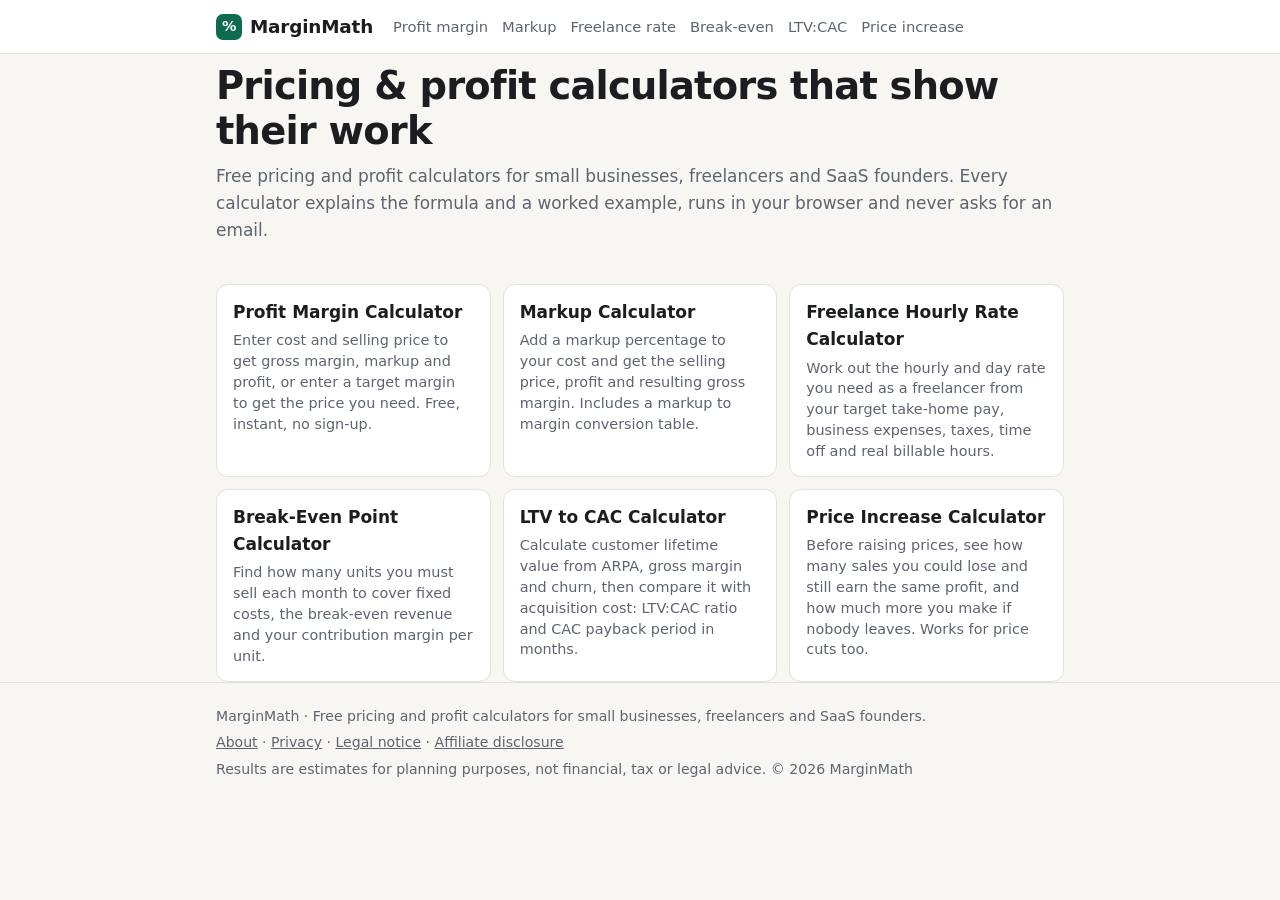
<file: docs/index.html>
<!doctype html>
<html lang="en">
<head>
<meta charset="utf-8">
<meta name="viewport" content="width=device-width, initial-scale=1">
<title>MarginMath — Free Profit, Pricing &amp; SaaS Calculators</title>
<meta name="description" content="Free pricing and profit calculators for small businesses, freelancers and SaaS founders.">
<link rel="canonical" href="https://josepe94.github.io/marginmath">
<meta property="og:title" content="MarginMath — Free Profit, Pricing &amp; SaaS Calculators">
<meta property="og:description" content="Free pricing and profit calculators for small businesses, freelancers and SaaS founders.">
<meta property="og:type" content="website">
<meta property="og:url" content="https://josepe94.github.io/marginmath">

<link rel="icon" href="assets/favicon.svg" type="image/svg+xml">
<link rel="stylesheet" href="assets/style.css">
<script type="application/ld+json">{"@context": "https://schema.org", "@type": "WebSite", "name": "MarginMath", "url": "https://josepe94.github.io/marginmath"}</script>
</head>
<body>
<header class="top"><div class="wrap">
  <a class="brand" href="./">MarginMath</a>
  <nav class="nav"><a href="profit-margin-calculator/">Profit margin</a><a href="markup-calculator/">Markup</a><a href="freelance-hourly-rate-calculator/">Freelance rate</a><a href="break-even-calculator/">Break-even</a><a href="ltv-cac-calculator/">LTV:CAC</a><a href="price-increase-calculator/">Price increase</a></nav>
</div></header>
<main class="wrap"><section class="hero"><h1>Pricing &amp; profit calculators that show their work</h1>
<p class="lead">Free pricing and profit calculators for small businesses, freelancers and SaaS founders. Every calculator explains the formula and a worked example, runs in your browser and never asks for an email.</p></section>
<div class="cards grid"><a class="card" href="profit-margin-calculator/"><b>Profit Margin Calculator</b><span>Enter cost and selling price to get gross margin, markup and profit, or enter a target margin to get the price you need. Free, instant, no sign-up.</span></a><a class="card" href="markup-calculator/"><b>Markup Calculator</b><span>Add a markup percentage to your cost and get the selling price, profit and resulting gross margin. Includes a markup to margin conversion table.</span></a><a class="card" href="freelance-hourly-rate-calculator/"><b>Freelance Hourly Rate Calculator</b><span>Work out the hourly and day rate you need as a freelancer from your target take-home pay, business expenses, taxes, time off and real billable hours.</span></a><a class="card" href="break-even-calculator/"><b>Break-Even Point Calculator</b><span>Find how many units you must sell each month to cover fixed costs, the break-even revenue and your contribution margin per unit.</span></a><a class="card" href="ltv-cac-calculator/"><b>LTV to CAC Calculator</b><span>Calculate customer lifetime value from ARPA, gross margin and churn, then compare it with acquisition cost: LTV:CAC ratio and CAC payback period in months.</span></a><a class="card" href="price-increase-calculator/"><b>Price Increase Calculator</b><span>Before raising prices, see how many sales you could lose and still earn the same profit, and how much more you make if nobody leaves. Works for price cuts too.</span></a></div></main>
<footer class="foot"><div class="wrap">
  <p>MarginMath · Free pricing and profit calculators for small businesses, freelancers and SaaS founders.</p>
  <p><a href="about/">About</a> · <a href="privacy/">Privacy</a> · <a href="legal/">Legal notice</a> · <a href="disclosure/">Affiliate disclosure</a></p>
  <p class="muted">Results are estimates for planning purposes, not financial, tax or legal advice. © 2026 MarginMath</p>
</div></footer>
<script src="assets/app.js" defer></script>
</body>
</html>
</file>
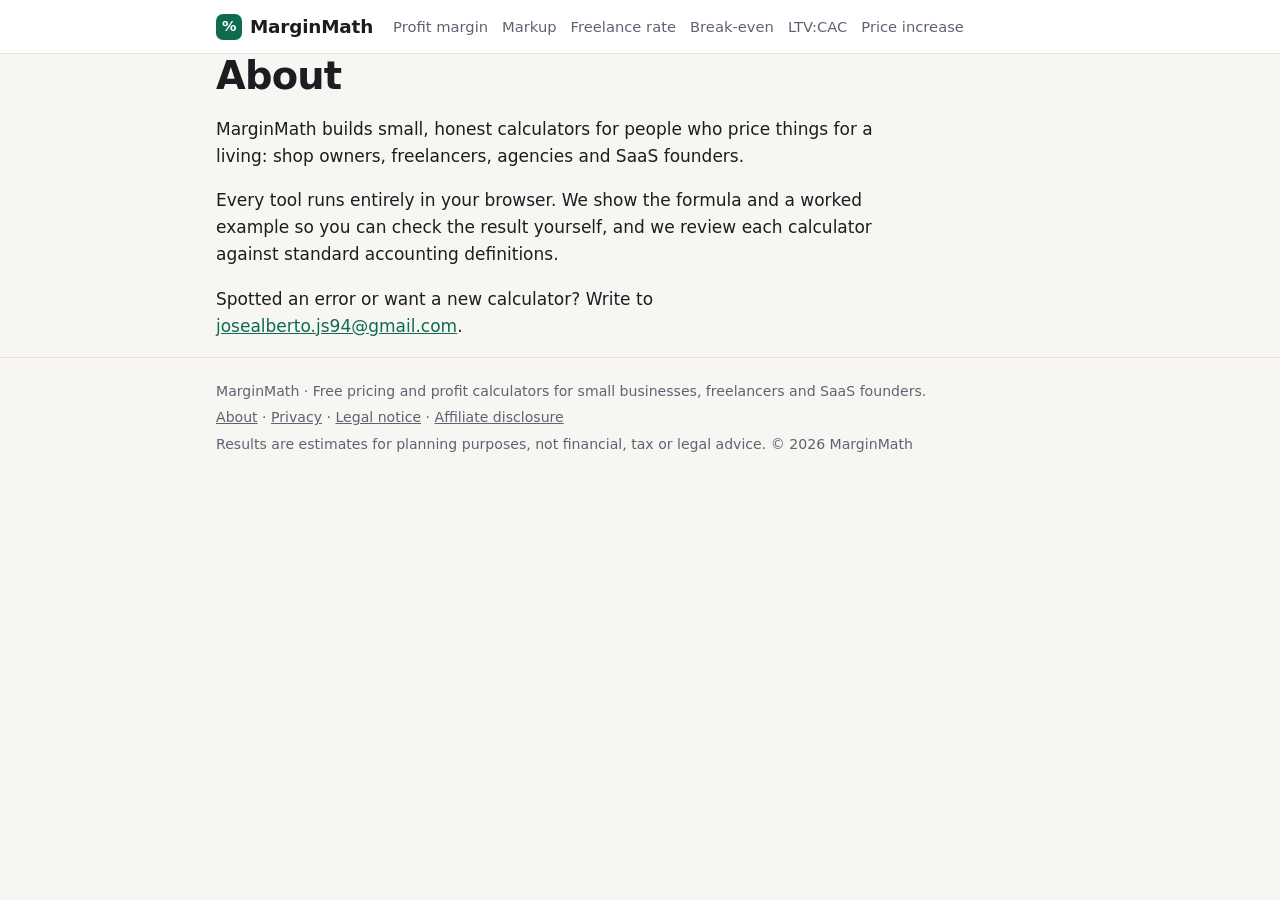
<file: docs/about/index.html>
<!doctype html>
<html lang="en">
<head>
<meta charset="utf-8">
<meta name="viewport" content="width=device-width, initial-scale=1">
<title>About — MarginMath</title>
<meta name="description" content="About for MarginMath.">
<link rel="canonical" href="https://josepe94.github.io/marginmath/about/">
<meta property="og:title" content="About — MarginMath">
<meta property="og:description" content="About for MarginMath.">
<meta property="og:type" content="website">
<meta property="og:url" content="https://josepe94.github.io/marginmath/about/">

<link rel="icon" href="../assets/favicon.svg" type="image/svg+xml">
<link rel="stylesheet" href="../assets/style.css">

</head>
<body>
<header class="top"><div class="wrap">
  <a class="brand" href="../">MarginMath</a>
  <nav class="nav"><a href="../profit-margin-calculator/">Profit margin</a><a href="../markup-calculator/">Markup</a><a href="../freelance-hourly-rate-calculator/">Freelance rate</a><a href="../break-even-calculator/">Break-even</a><a href="../ltv-cac-calculator/">LTV:CAC</a><a href="../price-increase-calculator/">Price increase</a></nav>
</div></header>
<main class="wrap"><article class="prose"><h1>About</h1><p>MarginMath builds small, honest calculators for people who price things for a living: shop owners, freelancers, agencies and SaaS founders.</p>
<p>Every tool runs entirely in your browser. We show the formula and a worked example so you can check the result yourself, and we review each calculator against standard accounting definitions.</p>
<p>Spotted an error or want a new calculator? Write to <a href="mailto:josealberto.js94@gmail.com">josealberto.js94@gmail.com</a>.</p></article></main>
<footer class="foot"><div class="wrap">
  <p>MarginMath · Free pricing and profit calculators for small businesses, freelancers and SaaS founders.</p>
  <p><a href="../about/">About</a> · <a href="../privacy/">Privacy</a> · <a href="../legal/">Legal notice</a> · <a href="../disclosure/">Affiliate disclosure</a></p>
  <p class="muted">Results are estimates for planning purposes, not financial, tax or legal advice. © 2026 MarginMath</p>
</div></footer>
<script src="../assets/app.js" defer></script>
</body>
</html>
</file>
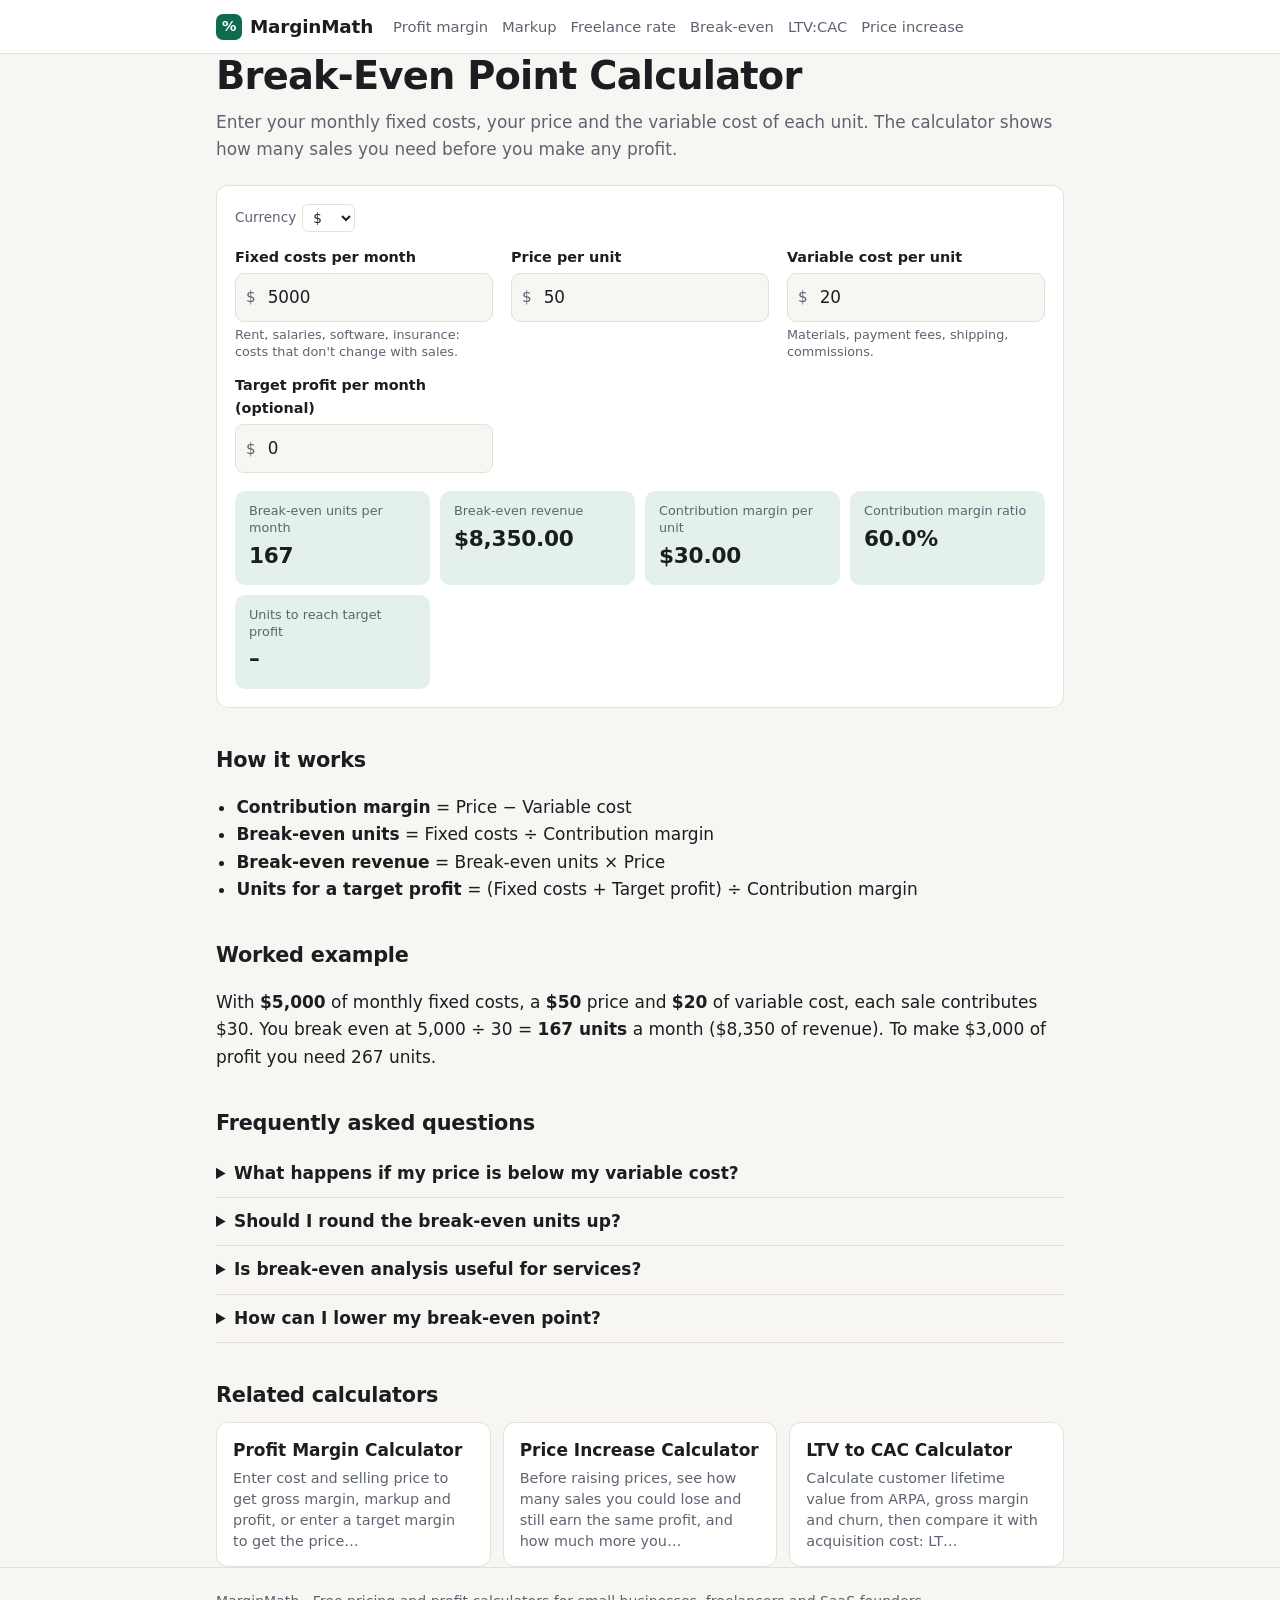
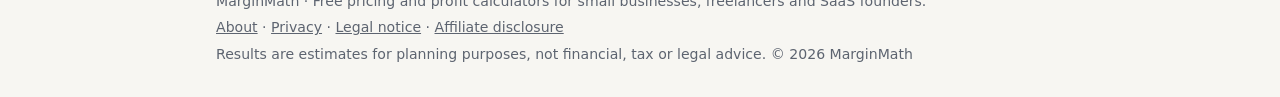
<file: docs/break-even-calculator/index.html>
<!doctype html>
<html lang="en">
<head>
<meta charset="utf-8">
<meta name="viewport" content="width=device-width, initial-scale=1">
<title>Break-Even Calculator — Units and Revenue to Cover Your Costs</title>
<meta name="description" content="Find how many units you must sell each month to cover fixed costs, the break-even revenue and your contribution margin per unit.">
<link rel="canonical" href="https://josepe94.github.io/marginmath/break-even-calculator/">
<meta property="og:title" content="Break-Even Calculator — Units and Revenue to Cover Your Costs">
<meta property="og:description" content="Find how many units you must sell each month to cover fixed costs, the break-even revenue and your contribution margin per unit.">
<meta property="og:type" content="website">
<meta property="og:url" content="https://josepe94.github.io/marginmath/break-even-calculator/">

<link rel="icon" href="../assets/favicon.svg" type="image/svg+xml">
<link rel="stylesheet" href="../assets/style.css">
<script type="application/ld+json">{"@context": "https://schema.org", "@type": "WebApplication", "name": "Break-Even Point Calculator", "url": "https://josepe94.github.io/marginmath/break-even-calculator/", "applicationCategory": "BusinessApplication", "operatingSystem": "Any", "offers": {"@type": "Offer", "price": "0", "priceCurrency": "USD"}, "description": "Find how many units you must sell each month to cover fixed costs, the break-even revenue and your contribution margin per unit."}</script><script type="application/ld+json">{"@context": "https://schema.org", "@type": "FAQPage", "mainEntity": [{"@type": "Question", "name": "What happens if my price is below my variable cost?", "acceptedAnswer": {"@type": "Answer", "text": "You can never break even: every extra sale loses money. Raise the price or cut the variable cost before worrying about volume."}}, {"@type": "Question", "name": "Should I round the break-even units up?", "acceptedAnswer": {"@type": "Answer", "text": "Yes. You can't sell part of a unit, so the calculator rounds up to the next whole unit."}}, {"@type": "Question", "name": "Is break-even analysis useful for services?", "acceptedAnswer": {"@type": "Answer", "text": "Yes. Treat one billable hour or one project as a unit, and use the direct costs of delivering it (subcontractors, tools) as the variable cost."}}, {"@type": "Question", "name": "How can I lower my break-even point?", "acceptedAnswer": {"@type": "Answer", "text": "Three levers: cut fixed costs, raise prices, or reduce the variable cost per unit. Price usually has the biggest effect because it raises the contribution of every sale."}}]}</script><script type="application/ld+json">{"@context": "https://schema.org", "@type": "BreadcrumbList", "itemListElement": [{"@type": "ListItem", "position": 1, "name": "MarginMath", "item": "https://josepe94.github.io/marginmath"}, {"@type": "ListItem", "position": 2, "name": "Break-Even Point Calculator", "item": "https://josepe94.github.io/marginmath/break-even-calculator/"}]}</script>
</head>
<body>
<header class="top"><div class="wrap">
  <a class="brand" href="../">MarginMath</a>
  <nav class="nav"><a href="../profit-margin-calculator/">Profit margin</a><a href="../markup-calculator/">Markup</a><a href="../freelance-hourly-rate-calculator/">Freelance rate</a><a href="../break-even-calculator/">Break-even</a><a href="../ltv-cac-calculator/">LTV:CAC</a><a href="../price-increase-calculator/">Price increase</a></nav>
</div></header>
<main class="wrap">
<article class="tool">
  <h1>Break-Even Point Calculator</h1>
  <p class="lead">Enter your monthly fixed costs, your price and the variable cost of each unit. The calculator shows how many sales you need before you make any profit.</p>
  <form class="calc" data-tool="breakeven" onsubmit="return false">
    <div class="calc-top"><label class="cur">Currency <select data-currency-select><option>$</option><option>€</option><option>£</option><option>₹</option><option>A$</option><option>C$</option></select></label></div>
    <div class="fields"><label class="field" ><span class="lbl">Fixed costs per month</span>
<span class="inp"><span class="pre" data-currency>$</span><input type="number" inputmode="decimal" step="any" name="fixed" value="5000"></span><small>Rent, salaries, software, insurance: costs that don&#x27;t change with sales.</small></label><label class="field" ><span class="lbl">Price per unit</span>
<span class="inp"><span class="pre" data-currency>$</span><input type="number" inputmode="decimal" step="any" name="price" value="50"></span></label><label class="field" ><span class="lbl">Variable cost per unit</span>
<span class="inp"><span class="pre" data-currency>$</span><input type="number" inputmode="decimal" step="any" name="variable" value="20"></span><small>Materials, payment fees, shipping, commissions.</small></label><label class="field" ><span class="lbl">Target profit per month (optional)</span>
<span class="inp"><span class="pre" data-currency>$</span><input type="number" inputmode="decimal" step="any" name="target" value="0"></span></label></div>
    <div class="outs" aria-live="polite"><div class="out" data-out="units" data-fmt="int"><span>Break-even units per month</span><b>–</b></div><div class="out" data-out="revenue" data-fmt="money"><span>Break-even revenue</span><b>–</b></div><div class="out" data-out="contribution" data-fmt="money"><span>Contribution margin per unit</span><b>–</b></div><div class="out" data-out="contributionPct" data-fmt="pct"><span>Contribution margin ratio</span><b>–</b></div><div class="out" data-out="unitsTarget" data-fmt="int"><span>Units to reach target profit</span><b>–</b></div></div>
    <p class="err" hidden></p>
  </form>
  
  <section><h2>How it works</h2><ul><li><strong>Contribution margin</strong> = Price − Variable cost</li><li><strong>Break-even units</strong> = Fixed costs ÷ Contribution margin</li><li><strong>Break-even revenue</strong> = Break-even units × Price</li><li><strong>Units for a target profit</strong> = (Fixed costs + Target profit) ÷ Contribution margin</li></ul></section>
  <section><h2>Worked example</h2><p>With <strong>$5,000</strong> of monthly fixed costs, a <strong>$50</strong> price and <strong>$20</strong> of variable cost, each sale contributes $30. You break even at 5,000 ÷ 30 = <strong>167 units</strong> a month ($8,350 of revenue). To make $3,000 of profit you need 267 units.</p></section>
  <section class="faq"><h2>Frequently asked questions</h2><details><summary>What happens if my price is below my variable cost?</summary><p>You can never break even: every extra sale loses money. Raise the price or cut the variable cost before worrying about volume.</p></details><details><summary>Should I round the break-even units up?</summary><p>Yes. You can&#x27;t sell part of a unit, so the calculator rounds up to the next whole unit.</p></details><details><summary>Is break-even analysis useful for services?</summary><p>Yes. Treat one billable hour or one project as a unit, and use the direct costs of delivering it (subcontractors, tools) as the variable cost.</p></details><details><summary>How can I lower my break-even point?</summary><p>Three levers: cut fixed costs, raise prices, or reduce the variable cost per unit. Price usually has the biggest effect because it raises the contribution of every sale.</p></details></section>
  <section><h2>Related calculators</h2><div class="cards"><a class="card" href="../profit-margin-calculator/"><b>Profit Margin Calculator</b><span>Enter cost and selling price to get gross margin, markup and profit, or enter a target margin to get the price…</span></a><a class="card" href="../price-increase-calculator/"><b>Price Increase Calculator</b><span>Before raising prices, see how many sales you could lose and still earn the same profit, and how much more you…</span></a><a class="card" href="../ltv-cac-calculator/"><b>LTV to CAC Calculator</b><span>Calculate customer lifetime value from ARPA, gross margin and churn, then compare it with acquisition cost: LT…</span></a></div></section>
</article></main>
<footer class="foot"><div class="wrap">
  <p>MarginMath · Free pricing and profit calculators for small businesses, freelancers and SaaS founders.</p>
  <p><a href="../about/">About</a> · <a href="../privacy/">Privacy</a> · <a href="../legal/">Legal notice</a> · <a href="../disclosure/">Affiliate disclosure</a></p>
  <p class="muted">Results are estimates for planning purposes, not financial, tax or legal advice. © 2026 MarginMath</p>
</div></footer>
<script src="../assets/app.js" defer></script>
</body>
</html>
</file>
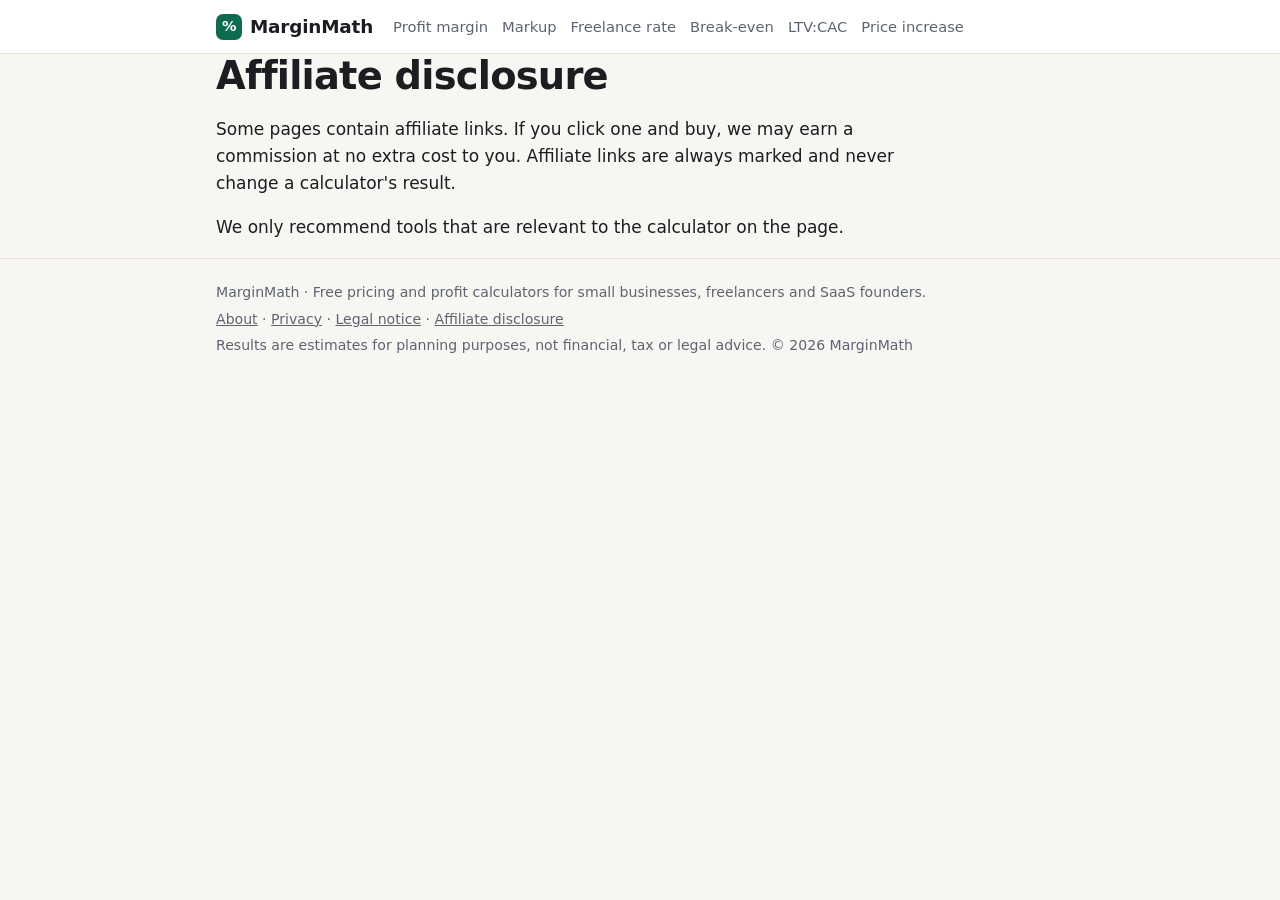
<file: docs/disclosure/index.html>
<!doctype html>
<html lang="en">
<head>
<meta charset="utf-8">
<meta name="viewport" content="width=device-width, initial-scale=1">
<title>Affiliate disclosure — MarginMath</title>
<meta name="description" content="Affiliate disclosure for MarginMath.">
<link rel="canonical" href="https://josepe94.github.io/marginmath/disclosure/">
<meta property="og:title" content="Affiliate disclosure — MarginMath">
<meta property="og:description" content="Affiliate disclosure for MarginMath.">
<meta property="og:type" content="website">
<meta property="og:url" content="https://josepe94.github.io/marginmath/disclosure/">

<link rel="icon" href="../assets/favicon.svg" type="image/svg+xml">
<link rel="stylesheet" href="../assets/style.css">

</head>
<body>
<header class="top"><div class="wrap">
  <a class="brand" href="../">MarginMath</a>
  <nav class="nav"><a href="../profit-margin-calculator/">Profit margin</a><a href="../markup-calculator/">Markup</a><a href="../freelance-hourly-rate-calculator/">Freelance rate</a><a href="../break-even-calculator/">Break-even</a><a href="../ltv-cac-calculator/">LTV:CAC</a><a href="../price-increase-calculator/">Price increase</a></nav>
</div></header>
<main class="wrap"><article class="prose"><h1>Affiliate disclosure</h1><p>Some pages contain affiliate links. If you click one and buy, we may earn a commission at no extra cost to you. Affiliate links are always marked and never change a calculator's result.</p>
<p>We only recommend tools that are relevant to the calculator on the page.</p></article></main>
<footer class="foot"><div class="wrap">
  <p>MarginMath · Free pricing and profit calculators for small businesses, freelancers and SaaS founders.</p>
  <p><a href="../about/">About</a> · <a href="../privacy/">Privacy</a> · <a href="../legal/">Legal notice</a> · <a href="../disclosure/">Affiliate disclosure</a></p>
  <p class="muted">Results are estimates for planning purposes, not financial, tax or legal advice. © 2026 MarginMath</p>
</div></footer>
<script src="../assets/app.js" defer></script>
</body>
</html>
</file>
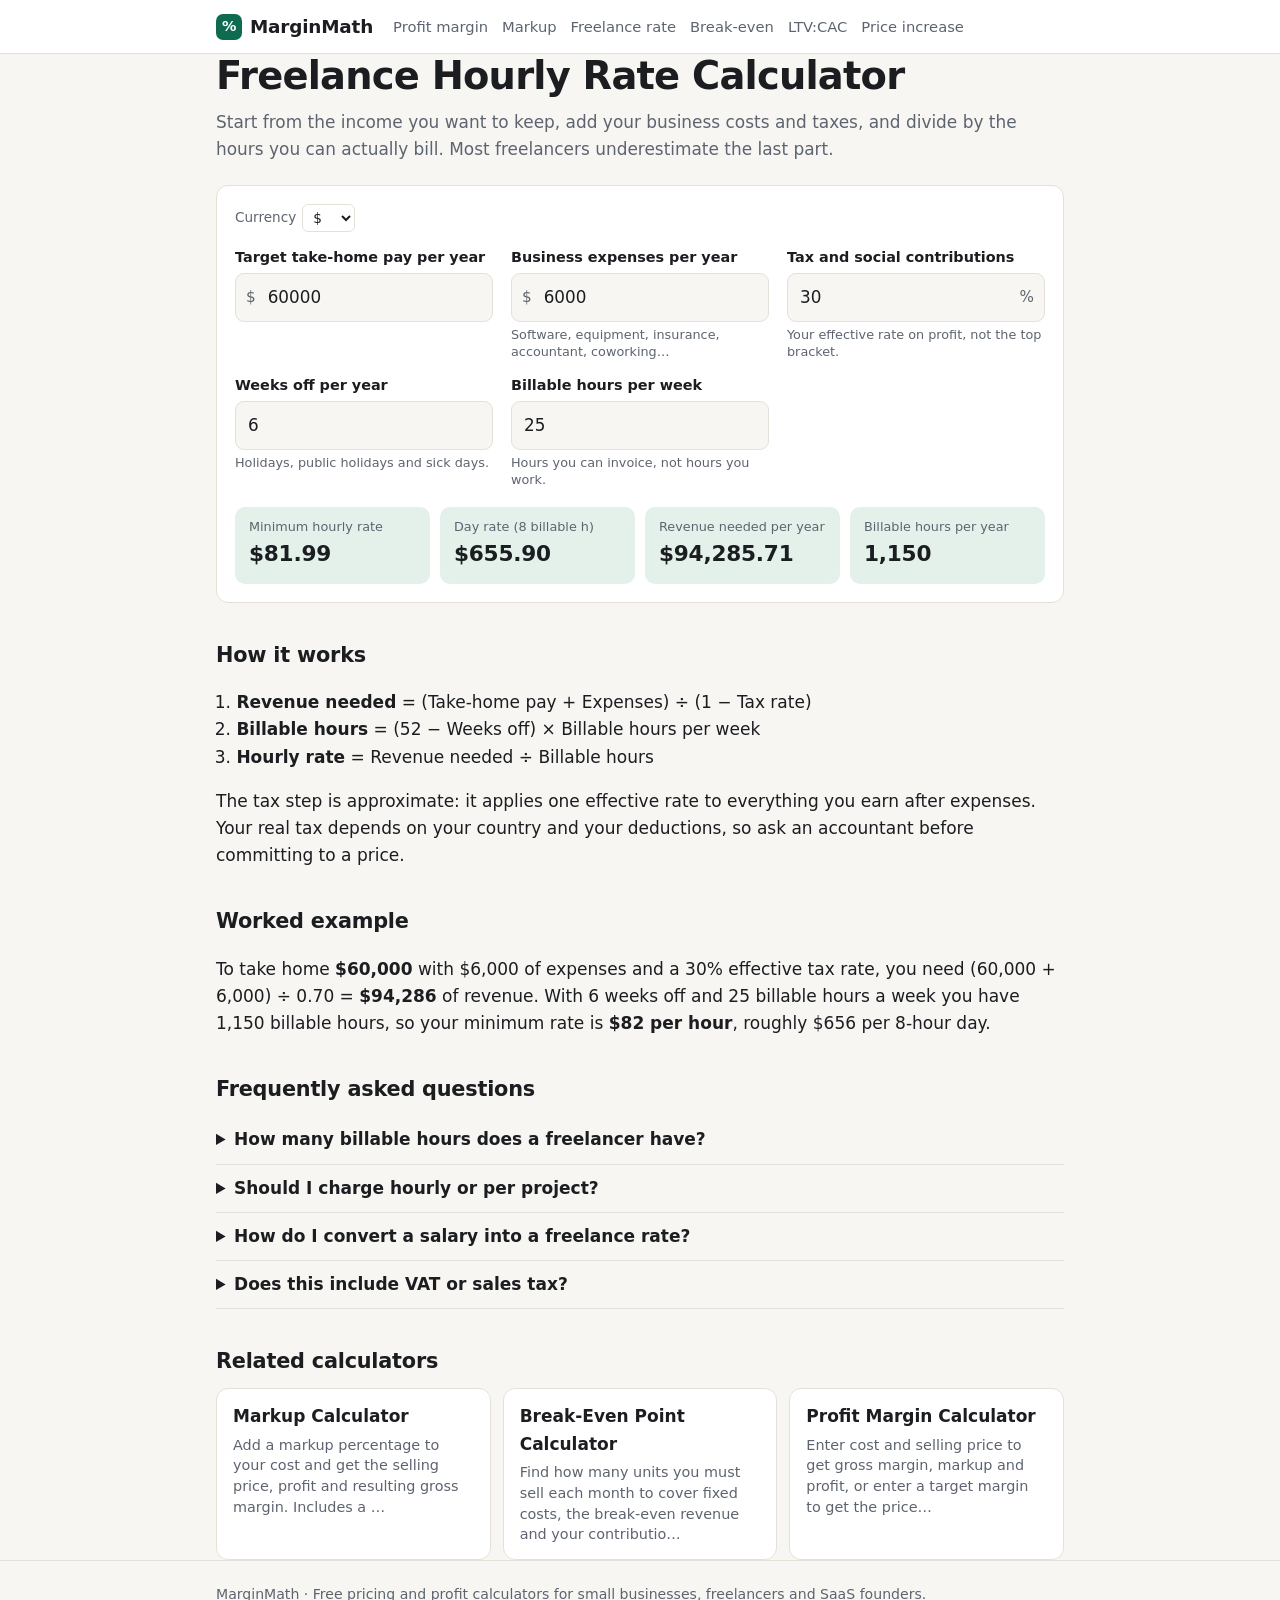
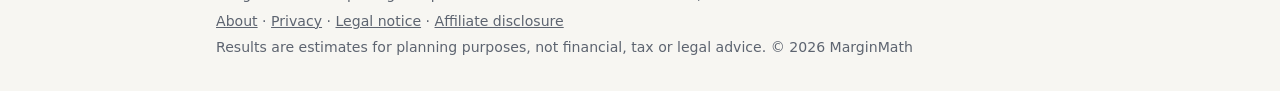
<file: docs/freelance-hourly-rate-calculator/index.html>
<!doctype html>
<html lang="en">
<head>
<meta charset="utf-8">
<meta name="viewport" content="width=device-width, initial-scale=1">
<title>Freelance Hourly Rate Calculator — What Should I Charge per Hour?</title>
<meta name="description" content="Work out the hourly and day rate you need as a freelancer from your target take-home pay, business expenses, taxes, time off and real billable hours.">
<link rel="canonical" href="https://josepe94.github.io/marginmath/freelance-hourly-rate-calculator/">
<meta property="og:title" content="Freelance Hourly Rate Calculator — What Should I Charge per Hour?">
<meta property="og:description" content="Work out the hourly and day rate you need as a freelancer from your target take-home pay, business expenses, taxes, time off and real billable hours.">
<meta property="og:type" content="website">
<meta property="og:url" content="https://josepe94.github.io/marginmath/freelance-hourly-rate-calculator/">

<link rel="icon" href="../assets/favicon.svg" type="image/svg+xml">
<link rel="stylesheet" href="../assets/style.css">
<script type="application/ld+json">{"@context": "https://schema.org", "@type": "WebApplication", "name": "Freelance Hourly Rate Calculator", "url": "https://josepe94.github.io/marginmath/freelance-hourly-rate-calculator/", "applicationCategory": "BusinessApplication", "operatingSystem": "Any", "offers": {"@type": "Offer", "price": "0", "priceCurrency": "USD"}, "description": "Work out the hourly and day rate you need as a freelancer from your target take-home pay, business expenses, taxes, time off and real billable hours."}</script><script type="application/ld+json">{"@context": "https://schema.org", "@type": "FAQPage", "mainEntity": [{"@type": "Question", "name": "How many billable hours does a freelancer have?", "acceptedAnswer": {"@type": "Answer", "text": "Far fewer than 40 a week. Sales, admin, invoicing and learning typically take 30–50% of working time, so 20–30 billable hours a week is a realistic range for most solo freelancers."}}, {"@type": "Question", "name": "Should I charge hourly or per project?", "acceptedAnswer": {"@type": "Answer", "text": "Use this hourly figure as your floor. Per-project or value-based pricing can earn more once you can estimate scope well, but the quote should never work out below your minimum hourly rate."}}, {"@type": "Question", "name": "How do I convert a salary into a freelance rate?", "acceptedAnswer": {"@type": "Answer", "text": "A common rule of thumb is to divide the annual salary by 1,000 to get a rough hourly rate, because freelancers pay their own taxes, benefits, equipment and unpaid time. This calculator does the full version."}}, {"@type": "Question", "name": "Does this include VAT or sales tax?", "acceptedAnswer": {"@type": "Answer", "text": "No. Rates here are before VAT or sales tax, which you add on top of your invoices where it applies."}}]}</script><script type="application/ld+json">{"@context": "https://schema.org", "@type": "BreadcrumbList", "itemListElement": [{"@type": "ListItem", "position": 1, "name": "MarginMath", "item": "https://josepe94.github.io/marginmath"}, {"@type": "ListItem", "position": 2, "name": "Freelance Hourly Rate Calculator", "item": "https://josepe94.github.io/marginmath/freelance-hourly-rate-calculator/"}]}</script>
</head>
<body>
<header class="top"><div class="wrap">
  <a class="brand" href="../">MarginMath</a>
  <nav class="nav"><a href="../profit-margin-calculator/">Profit margin</a><a href="../markup-calculator/">Markup</a><a href="../freelance-hourly-rate-calculator/">Freelance rate</a><a href="../break-even-calculator/">Break-even</a><a href="../ltv-cac-calculator/">LTV:CAC</a><a href="../price-increase-calculator/">Price increase</a></nav>
</div></header>
<main class="wrap">
<article class="tool">
  <h1>Freelance Hourly Rate Calculator</h1>
  <p class="lead">Start from the income you want to keep, add your business costs and taxes, and divide by the hours you can actually bill. Most freelancers underestimate the last part.</p>
  <form class="calc" data-tool="freelance" onsubmit="return false">
    <div class="calc-top"><label class="cur">Currency <select data-currency-select><option>$</option><option>€</option><option>£</option><option>₹</option><option>A$</option><option>C$</option></select></label></div>
    <div class="fields"><label class="field" ><span class="lbl">Target take-home pay per year</span>
<span class="inp"><span class="pre" data-currency>$</span><input type="number" inputmode="decimal" step="any" name="income" value="60000"></span></label><label class="field" ><span class="lbl">Business expenses per year</span>
<span class="inp"><span class="pre" data-currency>$</span><input type="number" inputmode="decimal" step="any" name="expenses" value="6000"></span><small>Software, equipment, insurance, accountant, coworking…</small></label><label class="field" ><span class="lbl">Tax and social contributions</span>
<span class="inp"><input type="number" inputmode="decimal" step="any" name="tax" value="30"><span class="suf">%</span></span><small>Your effective rate on profit, not the top bracket.</small></label><label class="field" ><span class="lbl">Weeks off per year</span>
<span class="inp"><input type="number" inputmode="decimal" step="any" name="weeksOff" value="6"></span><small>Holidays, public holidays and sick days.</small></label><label class="field" ><span class="lbl">Billable hours per week</span>
<span class="inp"><input type="number" inputmode="decimal" step="any" name="hours" value="25"></span><small>Hours you can invoice, not hours you work.</small></label></div>
    <div class="outs" aria-live="polite"><div class="out" data-out="hourly" data-fmt="money"><span>Minimum hourly rate</span><b>–</b></div><div class="out" data-out="daily" data-fmt="money"><span>Day rate (8 billable h)</span><b>–</b></div><div class="out" data-out="revenue" data-fmt="money"><span>Revenue needed per year</span><b>–</b></div><div class="out" data-out="billable" data-fmt="num"><span>Billable hours per year</span><b>–</b></div></div>
    <p class="err" hidden></p>
  </form>
  
  <section><h2>How it works</h2><ol><li><strong>Revenue needed</strong> = (Take-home pay + Expenses) ÷ (1 − Tax rate)</li><li><strong>Billable hours</strong> = (52 − Weeks off) × Billable hours per week</li><li><strong>Hourly rate</strong> = Revenue needed ÷ Billable hours</li></ol>
<p>The tax step is approximate: it applies one effective rate to everything you earn after expenses. Your real tax depends on your country and your deductions, so ask an accountant before committing to a price.</p></section>
  <section><h2>Worked example</h2><p>To take home <strong>$60,000</strong> with $6,000 of expenses and a 30% effective tax rate, you need (60,000 + 6,000) ÷ 0.70 = <strong>$94,286</strong> of revenue. With 6 weeks off and 25 billable hours a week you have 1,150 billable hours, so your minimum rate is <strong>$82 per hour</strong>, roughly $656 per 8-hour day.</p></section>
  <section class="faq"><h2>Frequently asked questions</h2><details><summary>How many billable hours does a freelancer have?</summary><p>Far fewer than 40 a week. Sales, admin, invoicing and learning typically take 30–50% of working time, so 20–30 billable hours a week is a realistic range for most solo freelancers.</p></details><details><summary>Should I charge hourly or per project?</summary><p>Use this hourly figure as your floor. Per-project or value-based pricing can earn more once you can estimate scope well, but the quote should never work out below your minimum hourly rate.</p></details><details><summary>How do I convert a salary into a freelance rate?</summary><p>A common rule of thumb is to divide the annual salary by 1,000 to get a rough hourly rate, because freelancers pay their own taxes, benefits, equipment and unpaid time. This calculator does the full version.</p></details><details><summary>Does this include VAT or sales tax?</summary><p>No. Rates here are before VAT or sales tax, which you add on top of your invoices where it applies.</p></details></section>
  <section><h2>Related calculators</h2><div class="cards"><a class="card" href="../markup-calculator/"><b>Markup Calculator</b><span>Add a markup percentage to your cost and get the selling price, profit and resulting gross margin. Includes a …</span></a><a class="card" href="../break-even-calculator/"><b>Break-Even Point Calculator</b><span>Find how many units you must sell each month to cover fixed costs, the break-even revenue and your contributio…</span></a><a class="card" href="../profit-margin-calculator/"><b>Profit Margin Calculator</b><span>Enter cost and selling price to get gross margin, markup and profit, or enter a target margin to get the price…</span></a></div></section>
</article></main>
<footer class="foot"><div class="wrap">
  <p>MarginMath · Free pricing and profit calculators for small businesses, freelancers and SaaS founders.</p>
  <p><a href="../about/">About</a> · <a href="../privacy/">Privacy</a> · <a href="../legal/">Legal notice</a> · <a href="../disclosure/">Affiliate disclosure</a></p>
  <p class="muted">Results are estimates for planning purposes, not financial, tax or legal advice. © 2026 MarginMath</p>
</div></footer>
<script src="../assets/app.js" defer></script>
</body>
</html>
</file>
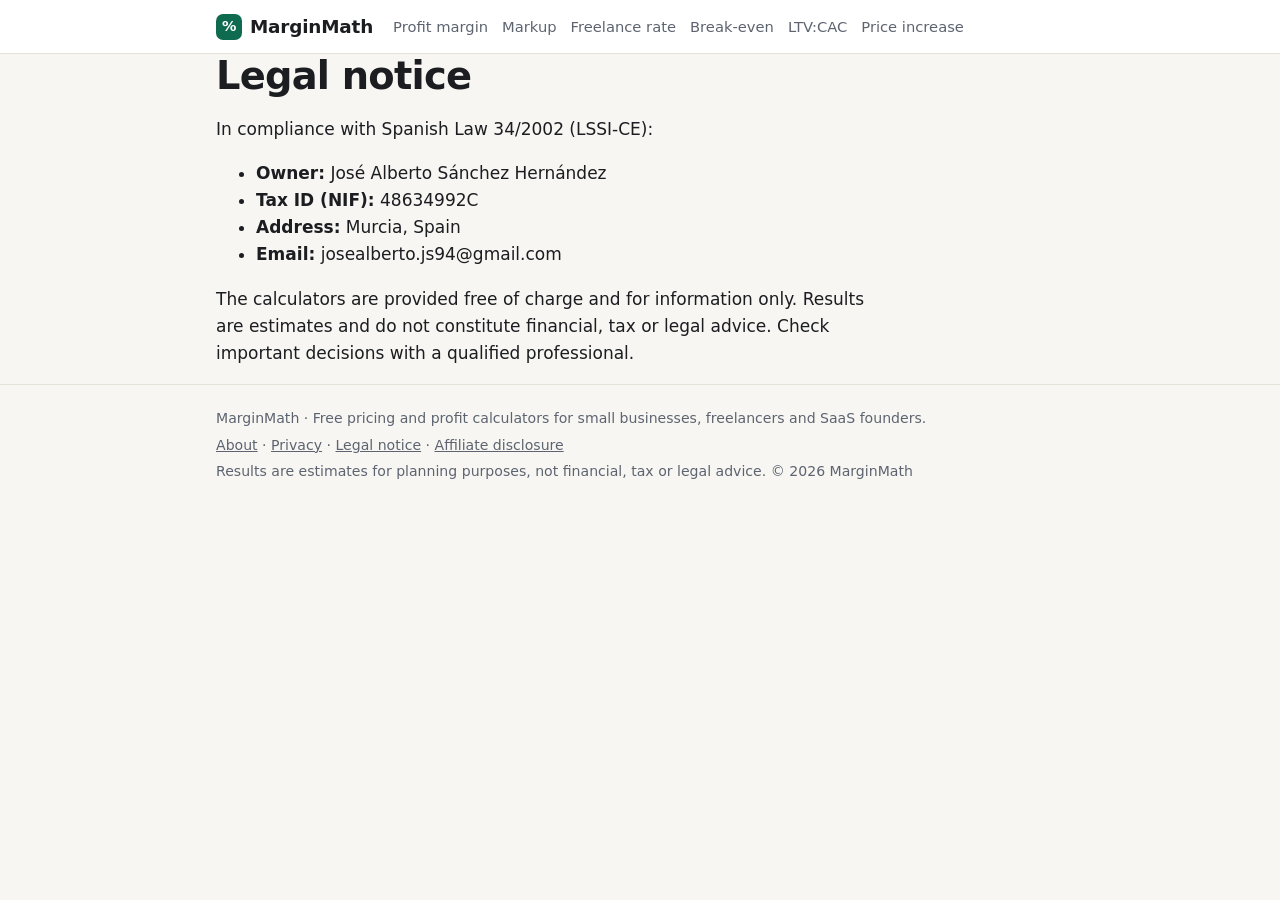
<file: docs/legal/index.html>
<!doctype html>
<html lang="en">
<head>
<meta charset="utf-8">
<meta name="viewport" content="width=device-width, initial-scale=1">
<title>Legal notice — MarginMath</title>
<meta name="description" content="Legal notice for MarginMath.">
<link rel="canonical" href="https://josepe94.github.io/marginmath/legal/">
<meta property="og:title" content="Legal notice — MarginMath">
<meta property="og:description" content="Legal notice for MarginMath.">
<meta property="og:type" content="website">
<meta property="og:url" content="https://josepe94.github.io/marginmath/legal/">

<link rel="icon" href="../assets/favicon.svg" type="image/svg+xml">
<link rel="stylesheet" href="../assets/style.css">

</head>
<body>
<header class="top"><div class="wrap">
  <a class="brand" href="../">MarginMath</a>
  <nav class="nav"><a href="../profit-margin-calculator/">Profit margin</a><a href="../markup-calculator/">Markup</a><a href="../freelance-hourly-rate-calculator/">Freelance rate</a><a href="../break-even-calculator/">Break-even</a><a href="../ltv-cac-calculator/">LTV:CAC</a><a href="../price-increase-calculator/">Price increase</a></nav>
</div></header>
<main class="wrap"><article class="prose"><h1>Legal notice</h1><p>In compliance with Spanish Law 34/2002 (LSSI-CE):</p>
<ul><li><strong>Owner:</strong> José Alberto Sánchez Hernández</li><li><strong>Tax ID (NIF):</strong> 48634992C</li><li><strong>Address:</strong> Murcia, Spain</li><li><strong>Email:</strong> josealberto.js94@gmail.com</li></ul>
<p>The calculators are provided free of charge and for information only. Results are estimates and do not constitute financial, tax or legal advice. Check important decisions with a qualified professional.</p></article></main>
<footer class="foot"><div class="wrap">
  <p>MarginMath · Free pricing and profit calculators for small businesses, freelancers and SaaS founders.</p>
  <p><a href="../about/">About</a> · <a href="../privacy/">Privacy</a> · <a href="../legal/">Legal notice</a> · <a href="../disclosure/">Affiliate disclosure</a></p>
  <p class="muted">Results are estimates for planning purposes, not financial, tax or legal advice. © 2026 MarginMath</p>
</div></footer>
<script src="../assets/app.js" defer></script>
</body>
</html>
</file>
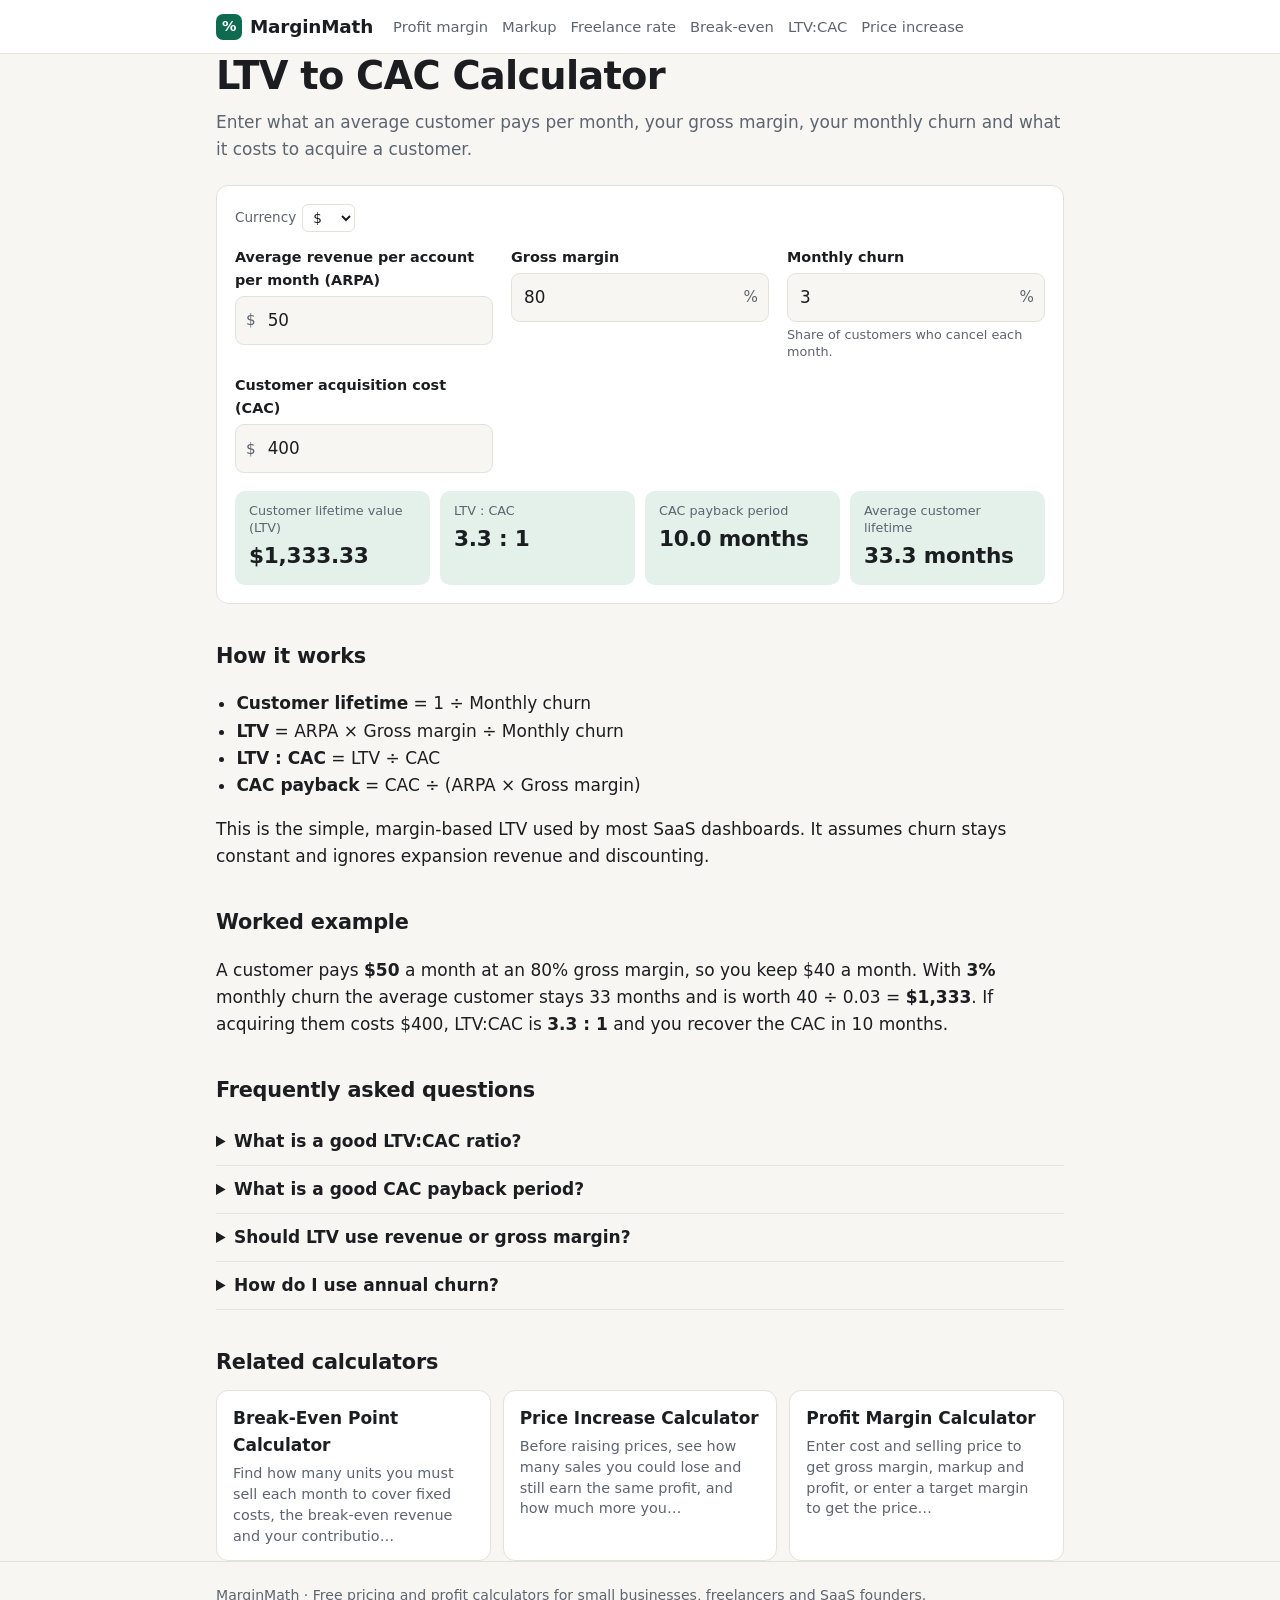
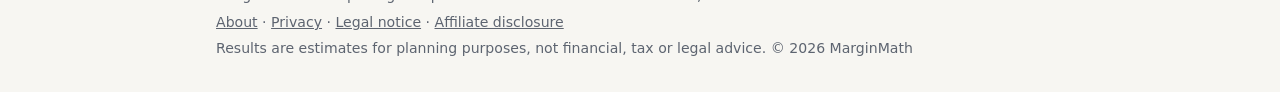
<file: docs/ltv-cac-calculator/index.html>
<!doctype html>
<html lang="en">
<head>
<meta charset="utf-8">
<meta name="viewport" content="width=device-width, initial-scale=1">
<title>LTV to CAC Calculator — Customer Lifetime Value, Ratio and Payback</title>
<meta name="description" content="Calculate customer lifetime value from ARPA, gross margin and churn, then compare it with acquisition cost: LTV:CAC ratio and CAC payback period in months.">
<link rel="canonical" href="https://josepe94.github.io/marginmath/ltv-cac-calculator/">
<meta property="og:title" content="LTV to CAC Calculator — Customer Lifetime Value, Ratio and Payback">
<meta property="og:description" content="Calculate customer lifetime value from ARPA, gross margin and churn, then compare it with acquisition cost: LTV:CAC ratio and CAC payback period in months.">
<meta property="og:type" content="website">
<meta property="og:url" content="https://josepe94.github.io/marginmath/ltv-cac-calculator/">

<link rel="icon" href="../assets/favicon.svg" type="image/svg+xml">
<link rel="stylesheet" href="../assets/style.css">
<script type="application/ld+json">{"@context": "https://schema.org", "@type": "WebApplication", "name": "LTV to CAC Calculator", "url": "https://josepe94.github.io/marginmath/ltv-cac-calculator/", "applicationCategory": "BusinessApplication", "operatingSystem": "Any", "offers": {"@type": "Offer", "price": "0", "priceCurrency": "USD"}, "description": "Calculate customer lifetime value from ARPA, gross margin and churn, then compare it with acquisition cost: LTV:CAC ratio and CAC payback period in months."}</script><script type="application/ld+json">{"@context": "https://schema.org", "@type": "FAQPage", "mainEntity": [{"@type": "Question", "name": "What is a good LTV:CAC ratio?", "acceptedAnswer": {"@type": "Answer", "text": "3:1 is the widely quoted benchmark for a healthy subscription business. Below 1:1 you lose money on every customer; far above 5:1 can mean you are under-investing in growth."}}, {"@type": "Question", "name": "What is a good CAC payback period?", "acceptedAnswer": {"@type": "Answer", "text": "Many SaaS investors look for payback under 12 months for small-business customers. Enterprise products often accept 18–24 months because customers stay longer."}}, {"@type": "Question", "name": "Should LTV use revenue or gross margin?", "acceptedAnswer": {"@type": "Answer", "text": "Gross margin. Using raw revenue overstates what a customer is worth because it ignores hosting, support and payment costs."}}, {"@type": "Question", "name": "How do I use annual churn?", "acceptedAnswer": {"@type": "Answer", "text": "Convert it to monthly first: monthly churn ≈ 1 − (1 − annual churn)^(1/12). For 30% annual churn that is about 2.9% per month."}}]}</script><script type="application/ld+json">{"@context": "https://schema.org", "@type": "BreadcrumbList", "itemListElement": [{"@type": "ListItem", "position": 1, "name": "MarginMath", "item": "https://josepe94.github.io/marginmath"}, {"@type": "ListItem", "position": 2, "name": "LTV to CAC Calculator", "item": "https://josepe94.github.io/marginmath/ltv-cac-calculator/"}]}</script>
</head>
<body>
<header class="top"><div class="wrap">
  <a class="brand" href="../">MarginMath</a>
  <nav class="nav"><a href="../profit-margin-calculator/">Profit margin</a><a href="../markup-calculator/">Markup</a><a href="../freelance-hourly-rate-calculator/">Freelance rate</a><a href="../break-even-calculator/">Break-even</a><a href="../ltv-cac-calculator/">LTV:CAC</a><a href="../price-increase-calculator/">Price increase</a></nav>
</div></header>
<main class="wrap">
<article class="tool">
  <h1>LTV to CAC Calculator</h1>
  <p class="lead">Enter what an average customer pays per month, your gross margin, your monthly churn and what it costs to acquire a customer.</p>
  <form class="calc" data-tool="ltv" onsubmit="return false">
    <div class="calc-top"><label class="cur">Currency <select data-currency-select><option>$</option><option>€</option><option>£</option><option>₹</option><option>A$</option><option>C$</option></select></label></div>
    <div class="fields"><label class="field" ><span class="lbl">Average revenue per account per month (ARPA)</span>
<span class="inp"><span class="pre" data-currency>$</span><input type="number" inputmode="decimal" step="any" name="arpa" value="50"></span></label><label class="field" ><span class="lbl">Gross margin</span>
<span class="inp"><input type="number" inputmode="decimal" step="any" name="gm" value="80"><span class="suf">%</span></span></label><label class="field" ><span class="lbl">Monthly churn</span>
<span class="inp"><input type="number" inputmode="decimal" step="any" name="churn" value="3"><span class="suf">%</span></span><small>Share of customers who cancel each month.</small></label><label class="field" ><span class="lbl">Customer acquisition cost (CAC)</span>
<span class="inp"><span class="pre" data-currency>$</span><input type="number" inputmode="decimal" step="any" name="cac" value="400"></span></label></div>
    <div class="outs" aria-live="polite"><div class="out" data-out="ltv" data-fmt="money"><span>Customer lifetime value (LTV)</span><b>–</b></div><div class="out" data-out="ratio" data-fmt="ratio"><span>LTV : CAC</span><b>–</b></div><div class="out" data-out="payback" data-fmt="months"><span>CAC payback period</span><b>–</b></div><div class="out" data-out="lifetime" data-fmt="months"><span>Average customer lifetime</span><b>–</b></div></div>
    <p class="err" hidden></p>
  </form>
  
  <section><h2>How it works</h2><ul><li><strong>Customer lifetime</strong> = 1 ÷ Monthly churn</li><li><strong>LTV</strong> = ARPA × Gross margin ÷ Monthly churn</li><li><strong>LTV : CAC</strong> = LTV ÷ CAC</li><li><strong>CAC payback</strong> = CAC ÷ (ARPA × Gross margin)</li></ul>
<p>This is the simple, margin-based LTV used by most SaaS dashboards. It assumes churn stays constant and ignores expansion revenue and discounting.</p></section>
  <section><h2>Worked example</h2><p>A customer pays <strong>$50</strong> a month at an 80% gross margin, so you keep $40 a month. With <strong>3%</strong> monthly churn the average customer stays 33 months and is worth 40 ÷ 0.03 = <strong>$1,333</strong>. If acquiring them costs $400, LTV:CAC is <strong>3.3 : 1</strong> and you recover the CAC in 10 months.</p></section>
  <section class="faq"><h2>Frequently asked questions</h2><details><summary>What is a good LTV:CAC ratio?</summary><p>3:1 is the widely quoted benchmark for a healthy subscription business. Below 1:1 you lose money on every customer; far above 5:1 can mean you are under-investing in growth.</p></details><details><summary>What is a good CAC payback period?</summary><p>Many SaaS investors look for payback under 12 months for small-business customers. Enterprise products often accept 18–24 months because customers stay longer.</p></details><details><summary>Should LTV use revenue or gross margin?</summary><p>Gross margin. Using raw revenue overstates what a customer is worth because it ignores hosting, support and payment costs.</p></details><details><summary>How do I use annual churn?</summary><p>Convert it to monthly first: monthly churn ≈ 1 − (1 − annual churn)^(1/12). For 30% annual churn that is about 2.9% per month.</p></details></section>
  <section><h2>Related calculators</h2><div class="cards"><a class="card" href="../break-even-calculator/"><b>Break-Even Point Calculator</b><span>Find how many units you must sell each month to cover fixed costs, the break-even revenue and your contributio…</span></a><a class="card" href="../price-increase-calculator/"><b>Price Increase Calculator</b><span>Before raising prices, see how many sales you could lose and still earn the same profit, and how much more you…</span></a><a class="card" href="../profit-margin-calculator/"><b>Profit Margin Calculator</b><span>Enter cost and selling price to get gross margin, markup and profit, or enter a target margin to get the price…</span></a></div></section>
</article></main>
<footer class="foot"><div class="wrap">
  <p>MarginMath · Free pricing and profit calculators for small businesses, freelancers and SaaS founders.</p>
  <p><a href="../about/">About</a> · <a href="../privacy/">Privacy</a> · <a href="../legal/">Legal notice</a> · <a href="../disclosure/">Affiliate disclosure</a></p>
  <p class="muted">Results are estimates for planning purposes, not financial, tax or legal advice. © 2026 MarginMath</p>
</div></footer>
<script src="../assets/app.js" defer></script>
</body>
</html>
</file>
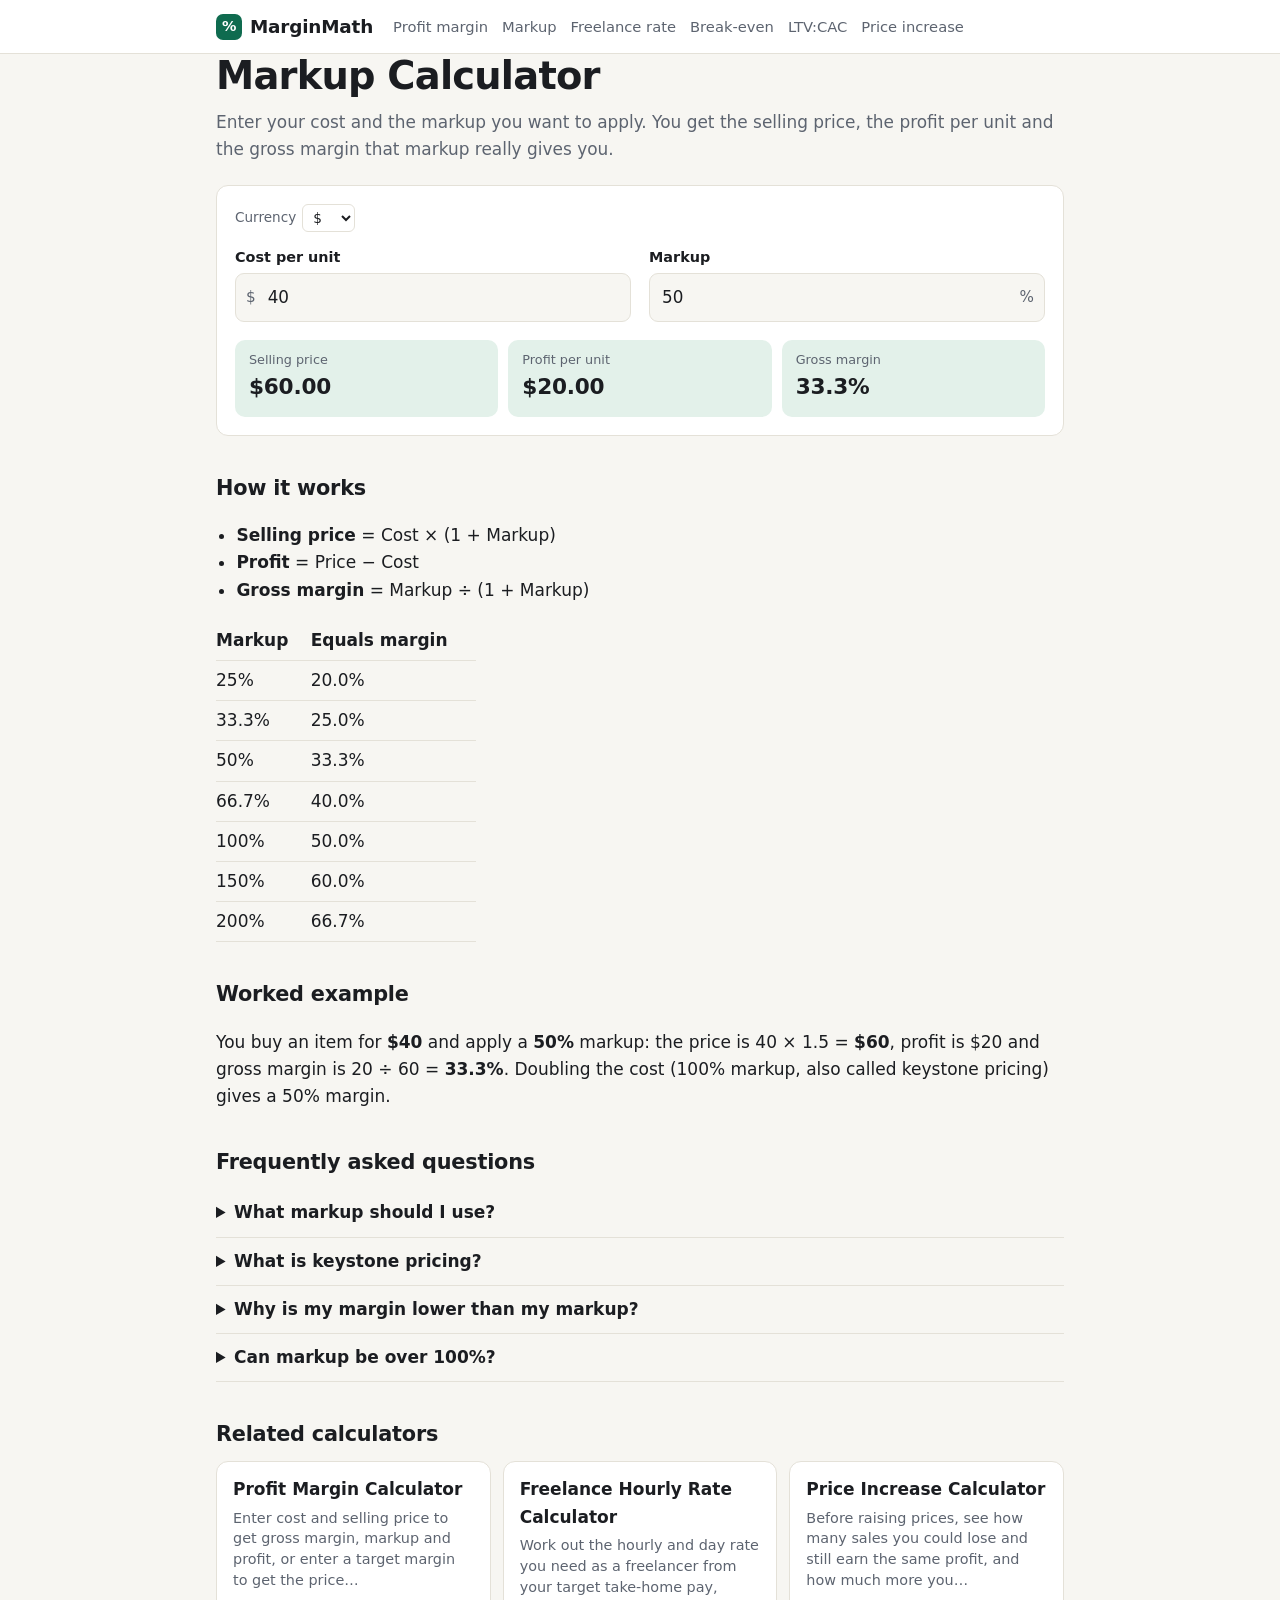
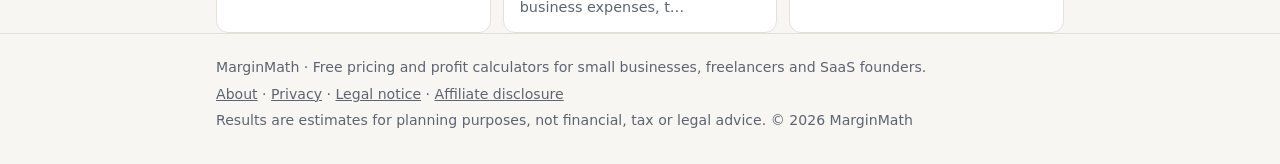
<file: docs/markup-calculator/index.html>
<!doctype html>
<html lang="en">
<head>
<meta charset="utf-8">
<meta name="viewport" content="width=device-width, initial-scale=1">
<title>Markup Calculator — Selling Price from Cost and Markup %</title>
<meta name="description" content="Add a markup percentage to your cost and get the selling price, profit and resulting gross margin. Includes a markup to margin conversion table.">
<link rel="canonical" href="https://josepe94.github.io/marginmath/markup-calculator/">
<meta property="og:title" content="Markup Calculator — Selling Price from Cost and Markup %">
<meta property="og:description" content="Add a markup percentage to your cost and get the selling price, profit and resulting gross margin. Includes a markup to margin conversion table.">
<meta property="og:type" content="website">
<meta property="og:url" content="https://josepe94.github.io/marginmath/markup-calculator/">

<link rel="icon" href="../assets/favicon.svg" type="image/svg+xml">
<link rel="stylesheet" href="../assets/style.css">
<script type="application/ld+json">{"@context": "https://schema.org", "@type": "WebApplication", "name": "Markup Calculator", "url": "https://josepe94.github.io/marginmath/markup-calculator/", "applicationCategory": "BusinessApplication", "operatingSystem": "Any", "offers": {"@type": "Offer", "price": "0", "priceCurrency": "USD"}, "description": "Add a markup percentage to your cost and get the selling price, profit and resulting gross margin. Includes a markup to margin conversion table."}</script><script type="application/ld+json">{"@context": "https://schema.org", "@type": "FAQPage", "mainEntity": [{"@type": "Question", "name": "What markup should I use?", "acceptedAnswer": {"@type": "Answer", "text": "Work backwards from the margin you need to cover overheads and profit. If your overheads eat 30% of revenue and you want 10% net profit, you need about a 40% gross margin, which is a 66.7% markup."}}, {"@type": "Question", "name": "What is keystone pricing?", "acceptedAnswer": {"@type": "Answer", "text": "Keystone pricing means doubling the wholesale cost, a 100% markup. It produces a 50% gross margin and is a common starting point in retail."}}, {"@type": "Question", "name": "Why is my margin lower than my markup?", "acceptedAnswer": {"@type": "Answer", "text": "Because markup is measured against the smaller number (cost) and margin against the larger one (price). For any positive profit, margin is always lower than markup."}}, {"@type": "Question", "name": "Can markup be over 100%?", "acceptedAnswer": {"@type": "Answer", "text": "Yes. A 200% markup means the price is three times the cost. Margin, however, can never reach 100%."}}]}</script><script type="application/ld+json">{"@context": "https://schema.org", "@type": "BreadcrumbList", "itemListElement": [{"@type": "ListItem", "position": 1, "name": "MarginMath", "item": "https://josepe94.github.io/marginmath"}, {"@type": "ListItem", "position": 2, "name": "Markup Calculator", "item": "https://josepe94.github.io/marginmath/markup-calculator/"}]}</script>
</head>
<body>
<header class="top"><div class="wrap">
  <a class="brand" href="../">MarginMath</a>
  <nav class="nav"><a href="../profit-margin-calculator/">Profit margin</a><a href="../markup-calculator/">Markup</a><a href="../freelance-hourly-rate-calculator/">Freelance rate</a><a href="../break-even-calculator/">Break-even</a><a href="../ltv-cac-calculator/">LTV:CAC</a><a href="../price-increase-calculator/">Price increase</a></nav>
</div></header>
<main class="wrap">
<article class="tool">
  <h1>Markup Calculator</h1>
  <p class="lead">Enter your cost and the markup you want to apply. You get the selling price, the profit per unit and the gross margin that markup really gives you.</p>
  <form class="calc" data-tool="markup" onsubmit="return false">
    <div class="calc-top"><label class="cur">Currency <select data-currency-select><option>$</option><option>€</option><option>£</option><option>₹</option><option>A$</option><option>C$</option></select></label></div>
    <div class="fields"><label class="field" ><span class="lbl">Cost per unit</span>
<span class="inp"><span class="pre" data-currency>$</span><input type="number" inputmode="decimal" step="any" name="cost" value="40"></span></label><label class="field" ><span class="lbl">Markup</span>
<span class="inp"><input type="number" inputmode="decimal" step="any" name="markup" value="50"><span class="suf">%</span></span></label></div>
    <div class="outs" aria-live="polite"><div class="out" data-out="priceOut" data-fmt="money"><span>Selling price</span><b>–</b></div><div class="out" data-out="profit" data-fmt="money"><span>Profit per unit</span><b>–</b></div><div class="out" data-out="marginPct" data-fmt="pct"><span>Gross margin</span><b>–</b></div></div>
    <p class="err" hidden></p>
  </form>
  
  <section><h2>How it works</h2><ul><li><strong>Selling price</strong> = Cost × (1 + Markup)</li><li><strong>Profit</strong> = Price − Cost</li><li><strong>Gross margin</strong> = Markup ÷ (1 + Markup)</li></ul>
<table class="ref"><thead><tr><th>Markup</th><th>Equals margin</th></tr></thead><tbody>
<tr><td>25%</td><td>20.0%</td></tr><tr><td>33.3%</td><td>25.0%</td></tr><tr><td>50%</td><td>33.3%</td></tr><tr><td>66.7%</td><td>40.0%</td></tr><tr><td>100%</td><td>50.0%</td></tr><tr><td>150%</td><td>60.0%</td></tr><tr><td>200%</td><td>66.7%</td></tr></tbody></table></section>
  <section><h2>Worked example</h2><p>You buy an item for <strong>$40</strong> and apply a <strong>50%</strong> markup: the price is 40 × 1.5 = <strong>$60</strong>, profit is $20 and gross margin is 20 ÷ 60 = <strong>33.3%</strong>. Doubling the cost (100% markup, also called keystone pricing) gives a 50% margin.</p></section>
  <section class="faq"><h2>Frequently asked questions</h2><details><summary>What markup should I use?</summary><p>Work backwards from the margin you need to cover overheads and profit. If your overheads eat 30% of revenue and you want 10% net profit, you need about a 40% gross margin, which is a 66.7% markup.</p></details><details><summary>What is keystone pricing?</summary><p>Keystone pricing means doubling the wholesale cost, a 100% markup. It produces a 50% gross margin and is a common starting point in retail.</p></details><details><summary>Why is my margin lower than my markup?</summary><p>Because markup is measured against the smaller number (cost) and margin against the larger one (price). For any positive profit, margin is always lower than markup.</p></details><details><summary>Can markup be over 100%?</summary><p>Yes. A 200% markup means the price is three times the cost. Margin, however, can never reach 100%.</p></details></section>
  <section><h2>Related calculators</h2><div class="cards"><a class="card" href="../profit-margin-calculator/"><b>Profit Margin Calculator</b><span>Enter cost and selling price to get gross margin, markup and profit, or enter a target margin to get the price…</span></a><a class="card" href="../freelance-hourly-rate-calculator/"><b>Freelance Hourly Rate Calculator</b><span>Work out the hourly and day rate you need as a freelancer from your target take-home pay, business expenses, t…</span></a><a class="card" href="../price-increase-calculator/"><b>Price Increase Calculator</b><span>Before raising prices, see how many sales you could lose and still earn the same profit, and how much more you…</span></a></div></section>
</article></main>
<footer class="foot"><div class="wrap">
  <p>MarginMath · Free pricing and profit calculators for small businesses, freelancers and SaaS founders.</p>
  <p><a href="../about/">About</a> · <a href="../privacy/">Privacy</a> · <a href="../legal/">Legal notice</a> · <a href="../disclosure/">Affiliate disclosure</a></p>
  <p class="muted">Results are estimates for planning purposes, not financial, tax or legal advice. © 2026 MarginMath</p>
</div></footer>
<script src="../assets/app.js" defer></script>
</body>
</html>
</file>
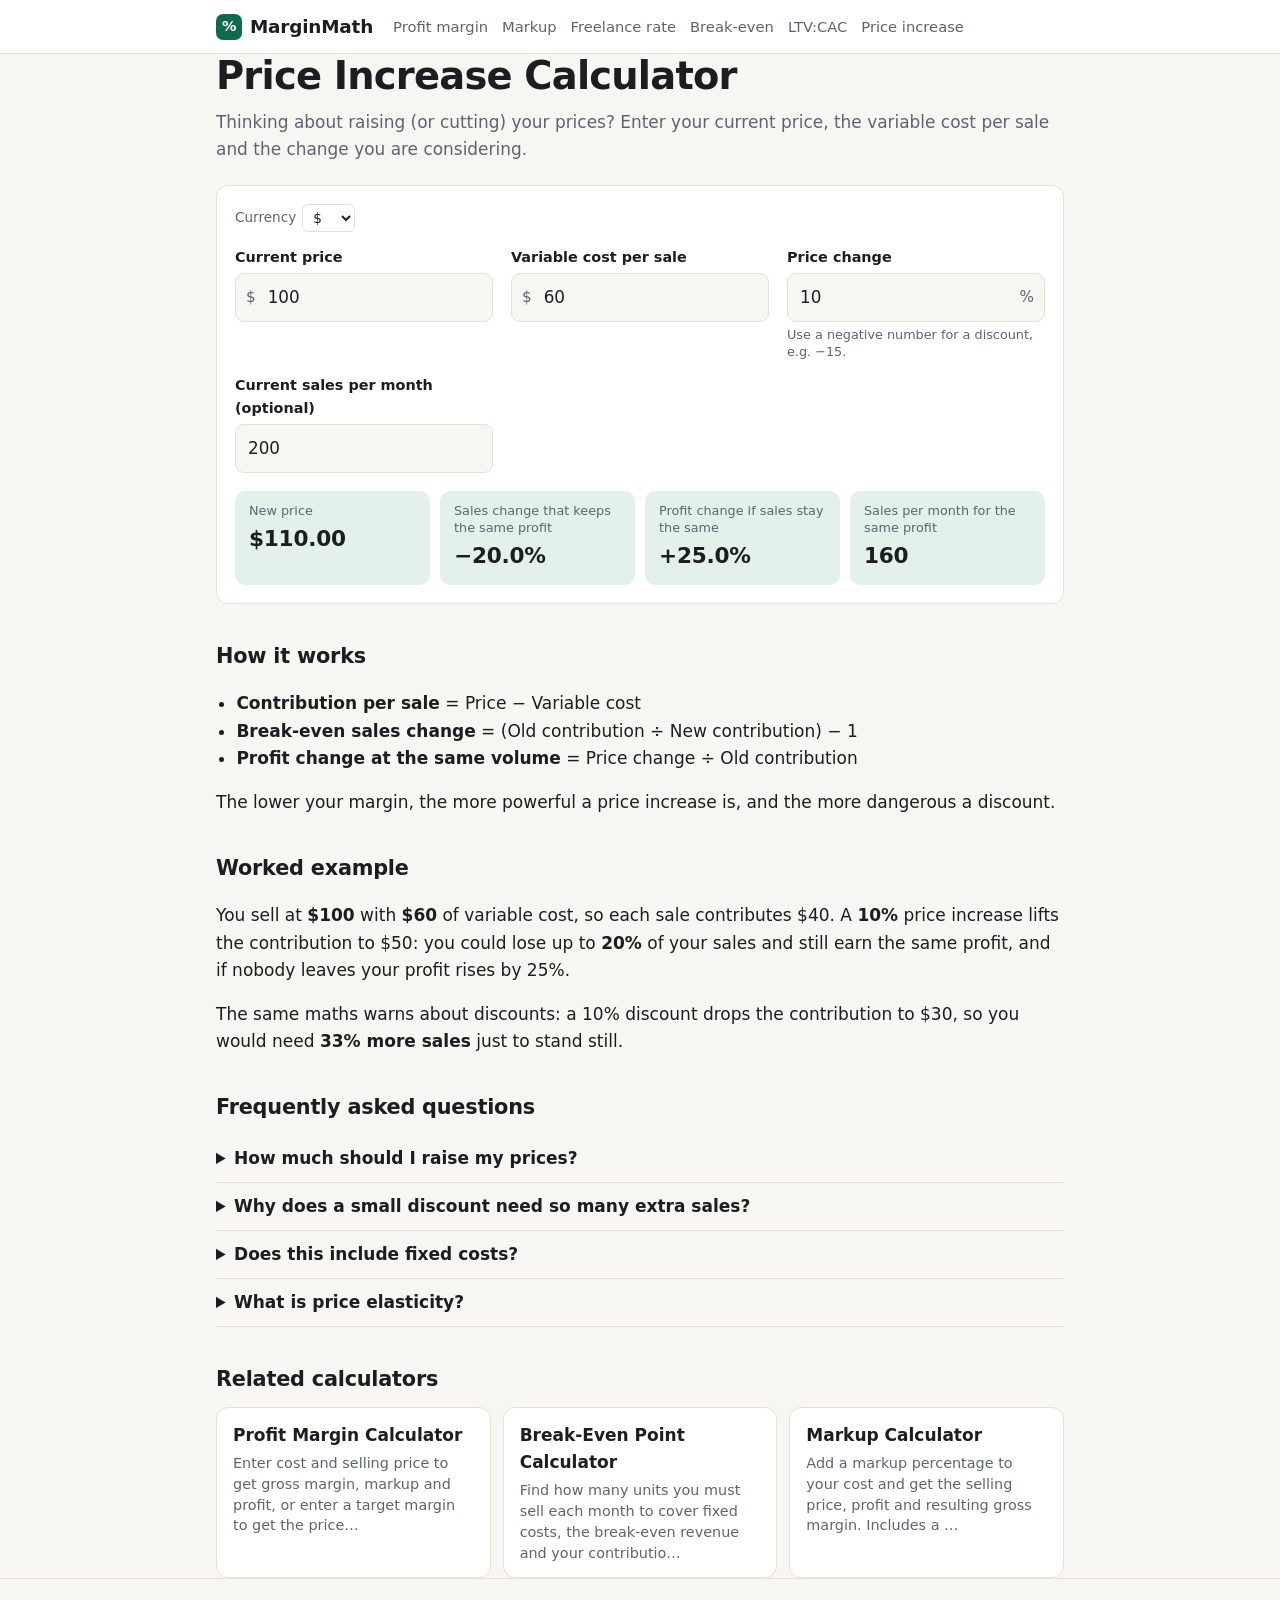
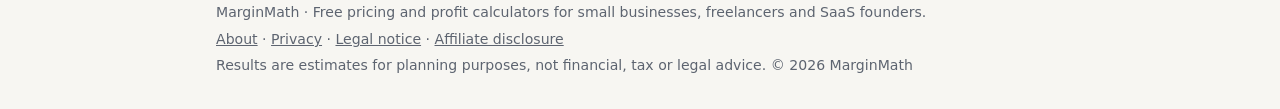
<file: docs/price-increase-calculator/index.html>
<!doctype html>
<html lang="en">
<head>
<meta charset="utf-8">
<meta name="viewport" content="width=device-width, initial-scale=1">
<title>Price Increase Calculator — How Many Customers Can You Lose and Still Profit?</title>
<meta name="description" content="Before raising prices, see how many sales you could lose and still earn the same profit, and how much more you make if nobody leaves. Works for price cuts too.">
<link rel="canonical" href="https://josepe94.github.io/marginmath/price-increase-calculator/">
<meta property="og:title" content="Price Increase Calculator — How Many Customers Can You Lose and Still Profit?">
<meta property="og:description" content="Before raising prices, see how many sales you could lose and still earn the same profit, and how much more you make if nobody leaves. Works for price cuts too.">
<meta property="og:type" content="website">
<meta property="og:url" content="https://josepe94.github.io/marginmath/price-increase-calculator/">

<link rel="icon" href="../assets/favicon.svg" type="image/svg+xml">
<link rel="stylesheet" href="../assets/style.css">
<script type="application/ld+json">{"@context": "https://schema.org", "@type": "WebApplication", "name": "Price Increase Calculator", "url": "https://josepe94.github.io/marginmath/price-increase-calculator/", "applicationCategory": "BusinessApplication", "operatingSystem": "Any", "offers": {"@type": "Offer", "price": "0", "priceCurrency": "USD"}, "description": "Before raising prices, see how many sales you could lose and still earn the same profit, and how much more you make if nobody leaves. Works for price cuts too."}</script><script type="application/ld+json">{"@context": "https://schema.org", "@type": "FAQPage", "mainEntity": [{"@type": "Question", "name": "How much should I raise my prices?", "acceptedAnswer": {"@type": "Answer", "text": "Many businesses test 5–15% increases on new customers first. Use this calculator to see the sales drop you can tolerate, then compare it with what you actually see in the test."}}, {"@type": "Question", "name": "Why does a small discount need so many extra sales?", "acceptedAnswer": {"@type": "Answer", "text": "Because a discount comes entirely out of your margin. If your margin is thin, a 10% discount can remove a third or more of the profit on every sale."}}, {"@type": "Question", "name": "Does this include fixed costs?", "acceptedAnswer": {"@type": "Answer", "text": "Fixed costs don't change with a price move, so they cancel out: keeping the same total contribution keeps the same profit."}}, {"@type": "Question", "name": "What is price elasticity?", "acceptedAnswer": {"@type": "Answer", "text": "It measures how much demand changes when the price changes. This calculator doesn't need it: it tells you the break-even elasticity, which you then compare with what you expect from your customers."}}]}</script><script type="application/ld+json">{"@context": "https://schema.org", "@type": "BreadcrumbList", "itemListElement": [{"@type": "ListItem", "position": 1, "name": "MarginMath", "item": "https://josepe94.github.io/marginmath"}, {"@type": "ListItem", "position": 2, "name": "Price Increase Calculator", "item": "https://josepe94.github.io/marginmath/price-increase-calculator/"}]}</script>
</head>
<body>
<header class="top"><div class="wrap">
  <a class="brand" href="../">MarginMath</a>
  <nav class="nav"><a href="../profit-margin-calculator/">Profit margin</a><a href="../markup-calculator/">Markup</a><a href="../freelance-hourly-rate-calculator/">Freelance rate</a><a href="../break-even-calculator/">Break-even</a><a href="../ltv-cac-calculator/">LTV:CAC</a><a href="../price-increase-calculator/">Price increase</a></nav>
</div></header>
<main class="wrap">
<article class="tool">
  <h1>Price Increase Calculator</h1>
  <p class="lead">Thinking about raising (or cutting) your prices? Enter your current price, the variable cost per sale and the change you are considering.</p>
  <form class="calc" data-tool="priceinc" onsubmit="return false">
    <div class="calc-top"><label class="cur">Currency <select data-currency-select><option>$</option><option>€</option><option>£</option><option>₹</option><option>A$</option><option>C$</option></select></label></div>
    <div class="fields"><label class="field" ><span class="lbl">Current price</span>
<span class="inp"><span class="pre" data-currency>$</span><input type="number" inputmode="decimal" step="any" name="price" value="100"></span></label><label class="field" ><span class="lbl">Variable cost per sale</span>
<span class="inp"><span class="pre" data-currency>$</span><input type="number" inputmode="decimal" step="any" name="variable" value="60"></span></label><label class="field" ><span class="lbl">Price change</span>
<span class="inp"><input type="number" inputmode="decimal" step="any" name="change" value="10"><span class="suf">%</span></span><small>Use a negative number for a discount, e.g. −15.</small></label><label class="field" ><span class="lbl">Current sales per month (optional)</span>
<span class="inp"><input type="number" inputmode="decimal" step="any" name="volume" value="200"></span></label></div>
    <div class="outs" aria-live="polite"><div class="out" data-out="newPrice" data-fmt="money"><span>New price</span><b>–</b></div><div class="out" data-out="volumeChange" data-fmt="pctSigned"><span>Sales change that keeps the same profit</span><b>–</b></div><div class="out" data-out="profitGain" data-fmt="pctSigned"><span>Profit change if sales stay the same</span><b>–</b></div><div class="out" data-out="salesNeeded" data-fmt="int"><span>Sales per month for the same profit</span><b>–</b></div></div>
    <p class="err" hidden></p>
  </form>
  
  <section><h2>How it works</h2><ul><li><strong>Contribution per sale</strong> = Price − Variable cost</li><li><strong>Break-even sales change</strong> = (Old contribution ÷ New contribution) − 1</li><li><strong>Profit change at the same volume</strong> = Price change ÷ Old contribution</li></ul>
<p>The lower your margin, the more powerful a price increase is, and the more dangerous a discount.</p></section>
  <section><h2>Worked example</h2><p>You sell at <strong>$100</strong> with <strong>$60</strong> of variable cost, so each sale contributes $40. A <strong>10%</strong> price increase lifts the contribution to $50: you could lose up to <strong>20%</strong> of your sales and still earn the same profit, and if nobody leaves your profit rises by 25%.</p>
<p>The same maths warns about discounts: a 10% discount drops the contribution to $30, so you would need <strong>33% more sales</strong> just to stand still.</p></section>
  <section class="faq"><h2>Frequently asked questions</h2><details><summary>How much should I raise my prices?</summary><p>Many businesses test 5–15% increases on new customers first. Use this calculator to see the sales drop you can tolerate, then compare it with what you actually see in the test.</p></details><details><summary>Why does a small discount need so many extra sales?</summary><p>Because a discount comes entirely out of your margin. If your margin is thin, a 10% discount can remove a third or more of the profit on every sale.</p></details><details><summary>Does this include fixed costs?</summary><p>Fixed costs don&#x27;t change with a price move, so they cancel out: keeping the same total contribution keeps the same profit.</p></details><details><summary>What is price elasticity?</summary><p>It measures how much demand changes when the price changes. This calculator doesn&#x27;t need it: it tells you the break-even elasticity, which you then compare with what you expect from your customers.</p></details></section>
  <section><h2>Related calculators</h2><div class="cards"><a class="card" href="../profit-margin-calculator/"><b>Profit Margin Calculator</b><span>Enter cost and selling price to get gross margin, markup and profit, or enter a target margin to get the price…</span></a><a class="card" href="../break-even-calculator/"><b>Break-Even Point Calculator</b><span>Find how many units you must sell each month to cover fixed costs, the break-even revenue and your contributio…</span></a><a class="card" href="../markup-calculator/"><b>Markup Calculator</b><span>Add a markup percentage to your cost and get the selling price, profit and resulting gross margin. Includes a …</span></a></div></section>
</article></main>
<footer class="foot"><div class="wrap">
  <p>MarginMath · Free pricing and profit calculators for small businesses, freelancers and SaaS founders.</p>
  <p><a href="../about/">About</a> · <a href="../privacy/">Privacy</a> · <a href="../legal/">Legal notice</a> · <a href="../disclosure/">Affiliate disclosure</a></p>
  <p class="muted">Results are estimates for planning purposes, not financial, tax or legal advice. © 2026 MarginMath</p>
</div></footer>
<script src="../assets/app.js" defer></script>
</body>
</html>
</file>
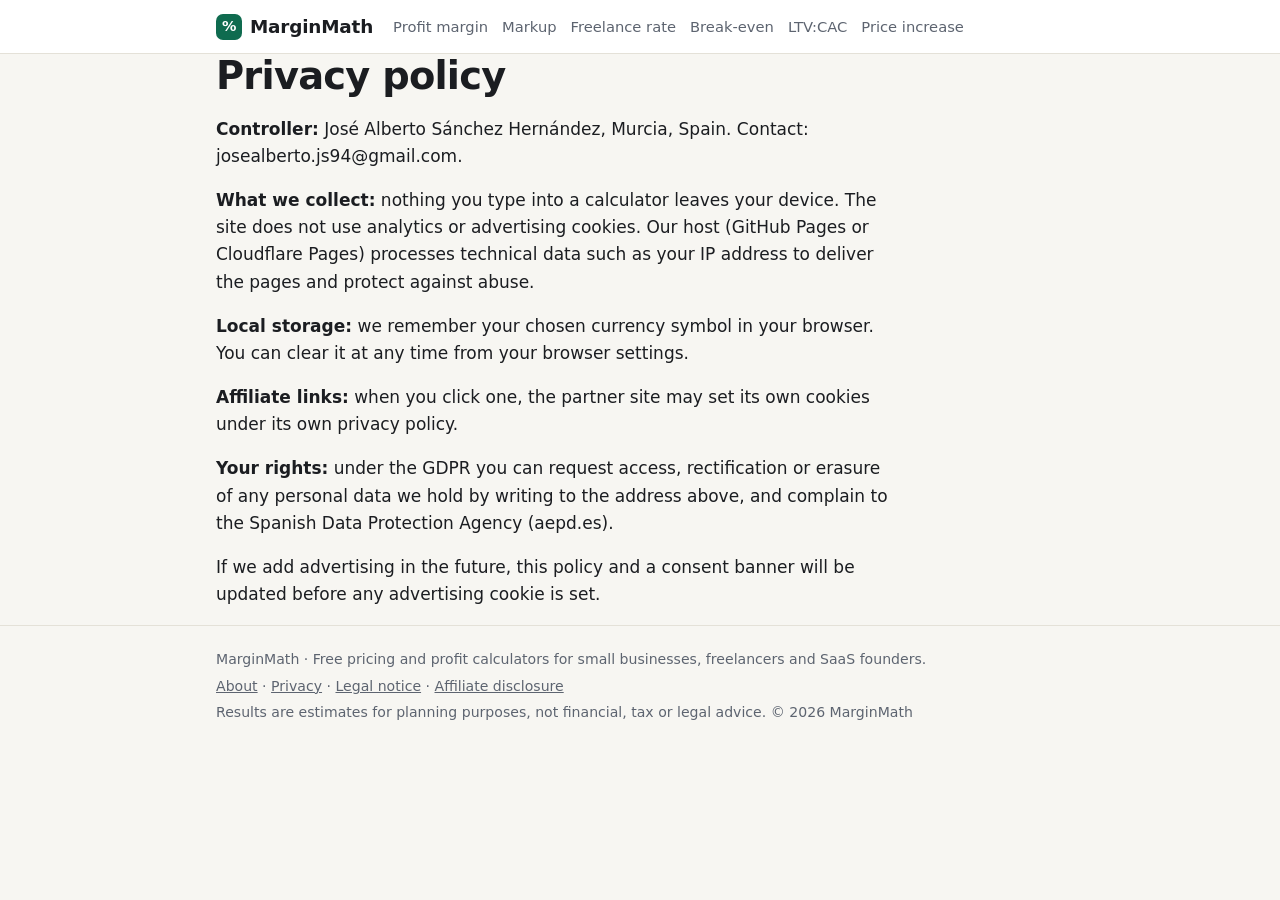
<file: docs/privacy/index.html>
<!doctype html>
<html lang="en">
<head>
<meta charset="utf-8">
<meta name="viewport" content="width=device-width, initial-scale=1">
<title>Privacy policy — MarginMath</title>
<meta name="description" content="Privacy policy for MarginMath.">
<link rel="canonical" href="https://josepe94.github.io/marginmath/privacy/">
<meta property="og:title" content="Privacy policy — MarginMath">
<meta property="og:description" content="Privacy policy for MarginMath.">
<meta property="og:type" content="website">
<meta property="og:url" content="https://josepe94.github.io/marginmath/privacy/">

<link rel="icon" href="../assets/favicon.svg" type="image/svg+xml">
<link rel="stylesheet" href="../assets/style.css">

</head>
<body>
<header class="top"><div class="wrap">
  <a class="brand" href="../">MarginMath</a>
  <nav class="nav"><a href="../profit-margin-calculator/">Profit margin</a><a href="../markup-calculator/">Markup</a><a href="../freelance-hourly-rate-calculator/">Freelance rate</a><a href="../break-even-calculator/">Break-even</a><a href="../ltv-cac-calculator/">LTV:CAC</a><a href="../price-increase-calculator/">Price increase</a></nav>
</div></header>
<main class="wrap"><article class="prose"><h1>Privacy policy</h1><p><strong>Controller:</strong> José Alberto Sánchez Hernández, Murcia, Spain. Contact: josealberto.js94@gmail.com.</p>
<p><strong>What we collect:</strong> nothing you type into a calculator leaves your device. The site does not use analytics or advertising cookies. Our host (GitHub Pages or Cloudflare Pages) processes technical data such as your IP address to deliver the pages and protect against abuse.</p>
<p><strong>Local storage:</strong> we remember your chosen currency symbol in your browser. You can clear it at any time from your browser settings.</p>
<p><strong>Affiliate links:</strong> when you click one, the partner site may set its own cookies under its own privacy policy.</p>
<p><strong>Your rights:</strong> under the GDPR you can request access, rectification or erasure of any personal data we hold by writing to the address above, and complain to the Spanish Data Protection Agency (aepd.es).</p>
<p>If we add advertising in the future, this policy and a consent banner will be updated before any advertising cookie is set.</p></article></main>
<footer class="foot"><div class="wrap">
  <p>MarginMath · Free pricing and profit calculators for small businesses, freelancers and SaaS founders.</p>
  <p><a href="../about/">About</a> · <a href="../privacy/">Privacy</a> · <a href="../legal/">Legal notice</a> · <a href="../disclosure/">Affiliate disclosure</a></p>
  <p class="muted">Results are estimates for planning purposes, not financial, tax or legal advice. © 2026 MarginMath</p>
</div></footer>
<script src="../assets/app.js" defer></script>
</body>
</html>
</file>
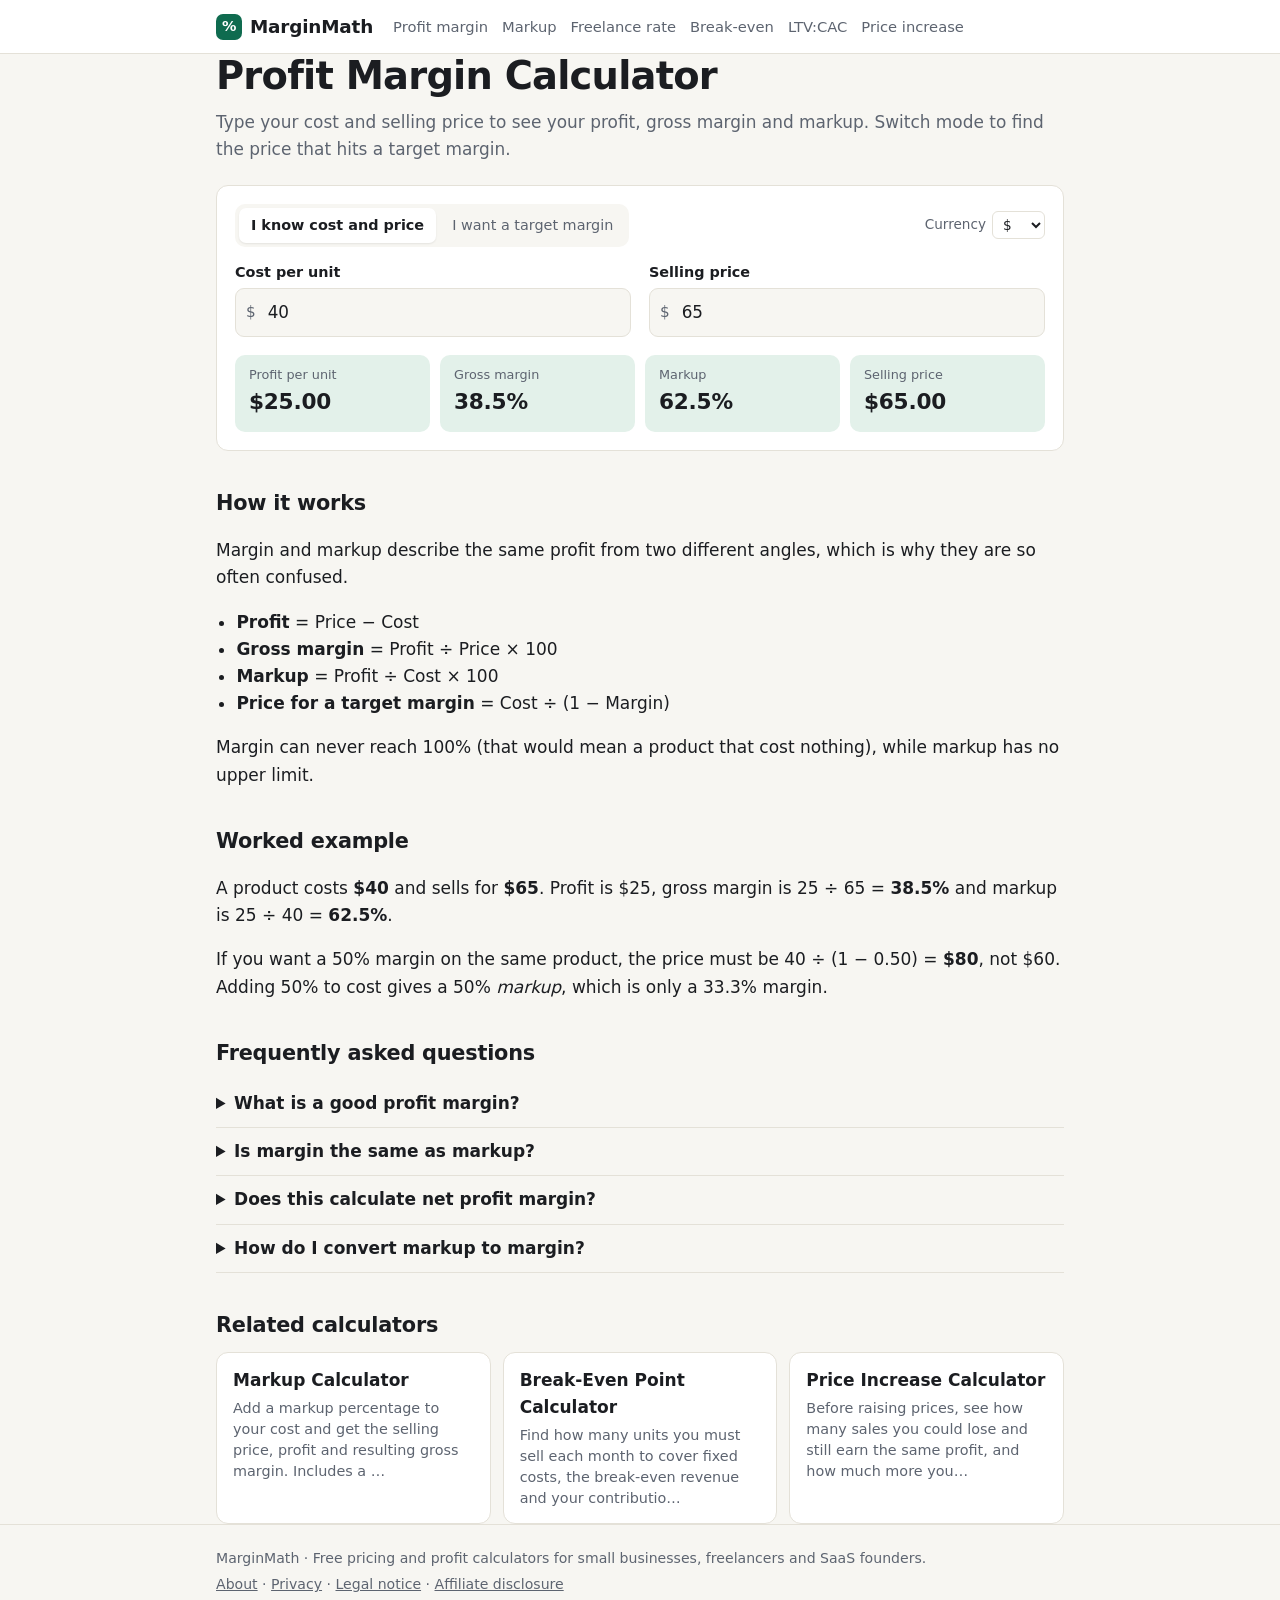
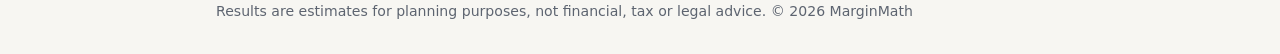
<file: docs/profit-margin-calculator/index.html>
<!doctype html>
<html lang="en">
<head>
<meta charset="utf-8">
<meta name="viewport" content="width=device-width, initial-scale=1">
<title>Profit Margin Calculator — Margin, Markup &amp; Profit from Cost and Price</title>
<meta name="description" content="Enter cost and selling price to get gross margin, markup and profit, or enter a target margin to get the price you need. Free, instant, no sign-up.">
<link rel="canonical" href="https://josepe94.github.io/marginmath/profit-margin-calculator/">
<meta property="og:title" content="Profit Margin Calculator — Margin, Markup &amp; Profit from Cost and Price">
<meta property="og:description" content="Enter cost and selling price to get gross margin, markup and profit, or enter a target margin to get the price you need. Free, instant, no sign-up.">
<meta property="og:type" content="website">
<meta property="og:url" content="https://josepe94.github.io/marginmath/profit-margin-calculator/">

<link rel="icon" href="../assets/favicon.svg" type="image/svg+xml">
<link rel="stylesheet" href="../assets/style.css">
<script type="application/ld+json">{"@context": "https://schema.org", "@type": "WebApplication", "name": "Profit Margin Calculator", "url": "https://josepe94.github.io/marginmath/profit-margin-calculator/", "applicationCategory": "BusinessApplication", "operatingSystem": "Any", "offers": {"@type": "Offer", "price": "0", "priceCurrency": "USD"}, "description": "Enter cost and selling price to get gross margin, markup and profit, or enter a target margin to get the price you need. Free, instant, no sign-up."}</script><script type="application/ld+json">{"@context": "https://schema.org", "@type": "FAQPage", "mainEntity": [{"@type": "Question", "name": "What is a good profit margin?", "acceptedAnswer": {"@type": "Answer", "text": "It depends on the industry. Retail gross margins are often in the 25–50% range, software and digital products commonly exceed 70%, and grocery or wholesale can run under 20%. Compare yourself with businesses that have a similar cost structure, not with a universal number."}}, {"@type": "Question", "name": "Is margin the same as markup?", "acceptedAnswer": {"@type": "Answer", "text": "No. Margin divides profit by the selling price; markup divides profit by the cost. The same $25 profit on a $40 cost and $65 price is a 38.5% margin but a 62.5% markup."}}, {"@type": "Question", "name": "Does this calculate net profit margin?", "acceptedAnswer": {"@type": "Answer", "text": "It calculates gross margin per unit: price minus the direct cost of the product. Net margin also subtracts overheads such as rent, salaries, software and taxes, so it is always lower."}}, {"@type": "Question", "name": "How do I convert markup to margin?", "acceptedAnswer": {"@type": "Answer", "text": "Margin = Markup ÷ (1 + Markup). A 50% markup is 0.5 ÷ 1.5 = 33.3% margin. Use the markup calculator for the reverse direction."}}]}</script><script type="application/ld+json">{"@context": "https://schema.org", "@type": "BreadcrumbList", "itemListElement": [{"@type": "ListItem", "position": 1, "name": "MarginMath", "item": "https://josepe94.github.io/marginmath"}, {"@type": "ListItem", "position": 2, "name": "Profit Margin Calculator", "item": "https://josepe94.github.io/marginmath/profit-margin-calculator/"}]}</script>
</head>
<body>
<header class="top"><div class="wrap">
  <a class="brand" href="../">MarginMath</a>
  <nav class="nav"><a href="../profit-margin-calculator/">Profit margin</a><a href="../markup-calculator/">Markup</a><a href="../freelance-hourly-rate-calculator/">Freelance rate</a><a href="../break-even-calculator/">Break-even</a><a href="../ltv-cac-calculator/">LTV:CAC</a><a href="../price-increase-calculator/">Price increase</a></nav>
</div></header>
<main class="wrap">
<article class="tool">
  <h1>Profit Margin Calculator</h1>
  <p class="lead">Type your cost and selling price to see your profit, gross margin and markup. Switch mode to find the price that hits a target margin.</p>
  <form class="calc" data-tool="margin" onsubmit="return false">
    <div class="calc-top"><div class="modes" role="tablist"><button type="button" data-mode="price" class="on">I know cost and price</button><button type="button" data-mode="target" class="">I want a target margin</button></div><label class="cur">Currency <select data-currency-select><option>$</option><option>€</option><option>£</option><option>₹</option><option>A$</option><option>C$</option></select></label></div>
    <div class="fields"><label class="field" data-modes="price target"><span class="lbl">Cost per unit</span>
<span class="inp"><span class="pre" data-currency>$</span><input type="number" inputmode="decimal" step="any" name="cost" value="40"></span></label><label class="field" data-modes="price"><span class="lbl">Selling price</span>
<span class="inp"><span class="pre" data-currency>$</span><input type="number" inputmode="decimal" step="any" name="price" value="65"></span></label><label class="field" data-modes="target"><span class="lbl">Target gross margin</span>
<span class="inp"><input type="number" inputmode="decimal" step="any" name="margin" value="40"><span class="suf">%</span></span></label></div>
    <div class="outs" aria-live="polite"><div class="out" data-out="profit" data-fmt="money"><span>Profit per unit</span><b>–</b></div><div class="out" data-out="marginPct" data-fmt="pct"><span>Gross margin</span><b>–</b></div><div class="out" data-out="markupPct" data-fmt="pct"><span>Markup</span><b>–</b></div><div class="out" data-out="priceOut" data-fmt="money"><span>Selling price</span><b>–</b></div></div>
    <p class="err" hidden></p>
  </form>
  
  <section><h2>How it works</h2><p>Margin and markup describe the same profit from two different angles, which is why they are so often confused.</p>
<ul><li><strong>Profit</strong> = Price − Cost</li><li><strong>Gross margin</strong> = Profit ÷ Price × 100</li><li><strong>Markup</strong> = Profit ÷ Cost × 100</li><li><strong>Price for a target margin</strong> = Cost ÷ (1 − Margin)</li></ul>
<p>Margin can never reach 100% (that would mean a product that cost nothing), while markup has no upper limit.</p></section>
  <section><h2>Worked example</h2><p>A product costs <strong>$40</strong> and sells for <strong>$65</strong>. Profit is $25, gross margin is 25 ÷ 65 = <strong>38.5%</strong> and markup is 25 ÷ 40 = <strong>62.5%</strong>.</p>
<p>If you want a 50% margin on the same product, the price must be 40 ÷ (1 − 0.50) = <strong>$80</strong>, not $60. Adding 50% to cost gives a 50% <em>markup</em>, which is only a 33.3% margin.</p></section>
  <section class="faq"><h2>Frequently asked questions</h2><details><summary>What is a good profit margin?</summary><p>It depends on the industry. Retail gross margins are often in the 25–50% range, software and digital products commonly exceed 70%, and grocery or wholesale can run under 20%. Compare yourself with businesses that have a similar cost structure, not with a universal number.</p></details><details><summary>Is margin the same as markup?</summary><p>No. Margin divides profit by the selling price; markup divides profit by the cost. The same $25 profit on a $40 cost and $65 price is a 38.5% margin but a 62.5% markup.</p></details><details><summary>Does this calculate net profit margin?</summary><p>It calculates gross margin per unit: price minus the direct cost of the product. Net margin also subtracts overheads such as rent, salaries, software and taxes, so it is always lower.</p></details><details><summary>How do I convert markup to margin?</summary><p>Margin = Markup ÷ (1 + Markup). A 50% markup is 0.5 ÷ 1.5 = 33.3% margin. Use the markup calculator for the reverse direction.</p></details></section>
  <section><h2>Related calculators</h2><div class="cards"><a class="card" href="../markup-calculator/"><b>Markup Calculator</b><span>Add a markup percentage to your cost and get the selling price, profit and resulting gross margin. Includes a …</span></a><a class="card" href="../break-even-calculator/"><b>Break-Even Point Calculator</b><span>Find how many units you must sell each month to cover fixed costs, the break-even revenue and your contributio…</span></a><a class="card" href="../price-increase-calculator/"><b>Price Increase Calculator</b><span>Before raising prices, see how many sales you could lose and still earn the same profit, and how much more you…</span></a></div></section>
</article></main>
<footer class="foot"><div class="wrap">
  <p>MarginMath · Free pricing and profit calculators for small businesses, freelancers and SaaS founders.</p>
  <p><a href="../about/">About</a> · <a href="../privacy/">Privacy</a> · <a href="../legal/">Legal notice</a> · <a href="../disclosure/">Affiliate disclosure</a></p>
  <p class="muted">Results are estimates for planning purposes, not financial, tax or legal advice. © 2026 MarginMath</p>
</div></footer>
<script src="../assets/app.js" defer></script>
</body>
</html>
</file>
<file: docs/assets/style.css>
:root {
  --bg: #f7f6f2; --surface: #ffffff; --text: #1b1d21; --muted: #5d6470; --line: #e4e1d8;
  --accent: #0f6b4f; --accent-soft: #e3f1ea; --accent-text: #ffffff; --warn: #a23b1d;
  --radius: 12px; --font: ui-sans-serif, system-ui, -apple-system, "Segoe UI", Roboto, Arial, sans-serif;
}
@media (prefers-color-scheme: dark) {
  :root { --bg: #121417; --surface: #1a1d22; --text: #e8e6e1; --muted: #9aa1ab; --line: #2b3038;
          --accent: #4cc596; --accent-soft: #17302a; --accent-text: #08130f; --warn: #f0886a; }
}
* { box-sizing: border-box; }
html { -webkit-text-size-adjust: 100%; }
body { margin: 0; background: var(--bg); color: var(--text); font: 17px/1.6 var(--font); }
a { color: var(--accent); }
.wrap { max-width: 880px; margin: 0 auto; padding: 0 16px; }

.top { border-bottom: 1px solid var(--line); background: var(--surface); }
.top .wrap { display: flex; flex-wrap: wrap; align-items: center; gap: 8px 20px; padding-top: 12px; padding-bottom: 12px; }
.brand { font-weight: 800; font-size: 1.15rem; color: var(--text); text-decoration: none; letter-spacing: -0.01em; }
.brand::before { content: "%"; display: inline-grid; place-items: center; width: 26px; height: 26px; margin-right: 8px;
  border-radius: 7px; background: var(--accent); color: var(--accent-text); font-size: .9rem; vertical-align: 2px; }
.nav { display: flex; flex-wrap: wrap; gap: 4px 14px; font-size: .92rem; }
.nav a { color: var(--muted); text-decoration: none; }
.nav a:hover { color: var(--accent); }

main { padding-top: 28px; padding-bottom: 40px; }
h1 { font-size: clamp(1.7rem, 4.5vw, 2.4rem); line-height: 1.15; letter-spacing: -0.02em; margin: 0 0 10px; }
h2 { font-size: 1.3rem; margin: 36px 0 10px; letter-spacing: -0.01em; }
.lead { color: var(--muted); font-size: 1.06rem; margin: 0 0 22px; }
.muted { color: var(--muted); }

.calc { background: var(--surface); border: 1px solid var(--line); border-radius: var(--radius); padding: 18px; }
.calc-top { display: flex; flex-wrap: wrap; justify-content: space-between; gap: 10px; margin-bottom: 14px; }
.modes { display: inline-flex; flex-wrap: wrap; gap: 4px; padding: 4px; background: var(--bg); border-radius: 10px; }
.modes button { border: 0; background: transparent; color: var(--muted); font: inherit; font-size: .9rem; padding: 6px 12px; border-radius: 7px; cursor: pointer; }
.modes button.on { background: var(--surface); color: var(--text); box-shadow: 0 1px 2px rgba(0,0,0,.08); font-weight: 600; }
.cur { font-size: .85rem; color: var(--muted); display: flex; align-items: center; gap: 6px; }
.cur select { font: inherit; padding: 4px 6px; border-radius: 6px; border: 1px solid var(--line); background: var(--surface); color: var(--text); }

.fields { display: grid; grid-template-columns: repeat(auto-fit, minmax(230px, 1fr)); gap: 14px 18px; }
.field { display: flex; flex-direction: column; gap: 4px; }
.field[hidden] { display: none; }
.lbl { font-size: .9rem; font-weight: 600; }
.field small { color: var(--muted); font-size: .8rem; line-height: 1.35; }
.inp { display: flex; align-items: center; border: 1px solid var(--line); border-radius: 9px; background: var(--bg); overflow: hidden; }
.inp:focus-within { border-color: var(--accent); box-shadow: 0 0 0 3px var(--accent-soft); }
.inp input { flex: 1; min-width: 0; border: 0; background: transparent; color: var(--text); font: inherit; font-size: 1.05rem; padding: 10px 12px; }
.inp input:focus { outline: none; }
.pre, .suf { color: var(--muted); padding: 0 10px; font-size: .95rem; }
.pre { padding-right: 0; }

.outs { display: grid; grid-template-columns: repeat(auto-fit, minmax(170px, 1fr)); gap: 10px; margin-top: 18px; }
.out { background: var(--accent-soft); border-radius: 10px; padding: 12px 14px; display: flex; flex-direction: column; gap: 2px; }
.out span { font-size: .8rem; color: var(--muted); line-height: 1.3; }
.out b { font-size: 1.35rem; font-variant-numeric: tabular-nums; letter-spacing: -0.01em; }
.err { color: var(--warn); font-weight: 600; margin: 12px 0 0; }

.offer { margin-top: 18px; border: 1px dashed var(--line); border-radius: var(--radius); padding: 14px 16px; display: grid; gap: 8px; }
.offer p { margin: 2px 0 0; color: var(--muted); font-size: .95rem; }
.btn { justify-self: start; background: var(--accent); color: var(--accent-text); text-decoration: none; font-weight: 700; padding: 9px 16px; border-radius: 9px; }
.offer small { font-size: .78rem; }

section ul, section ol { padding-left: 1.2em; }
table.ref { border-collapse: collapse; margin-top: 10px; min-width: 260px; }
table.ref th, table.ref td { border-bottom: 1px solid var(--line); padding: 6px 14px 6px 0; text-align: left; font-variant-numeric: tabular-nums; }

.faq details { border-bottom: 1px solid var(--line); padding: 10px 0; }
.faq summary { cursor: pointer; font-weight: 600; }
.faq p { margin: 8px 0 0; color: var(--muted); }

.cards { display: grid; grid-template-columns: repeat(auto-fit, minmax(240px, 1fr)); gap: 12px; }
.card { display: flex; flex-direction: column; gap: 4px; padding: 14px 16px; background: var(--surface); border: 1px solid var(--line);
  border-radius: var(--radius); text-decoration: none; color: var(--text); }
.card:hover { border-color: var(--accent); }
.card span { color: var(--muted); font-size: .9rem; line-height: 1.45; }
.hero { padding: 10px 0 18px; }
.prose { max-width: 680px; }

.foot { border-top: 1px solid var(--line); color: var(--muted); font-size: .88rem; padding: 18px 0 28px; }
.foot p { margin: 4px 0; }
.foot a { color: var(--muted); }
</file>
